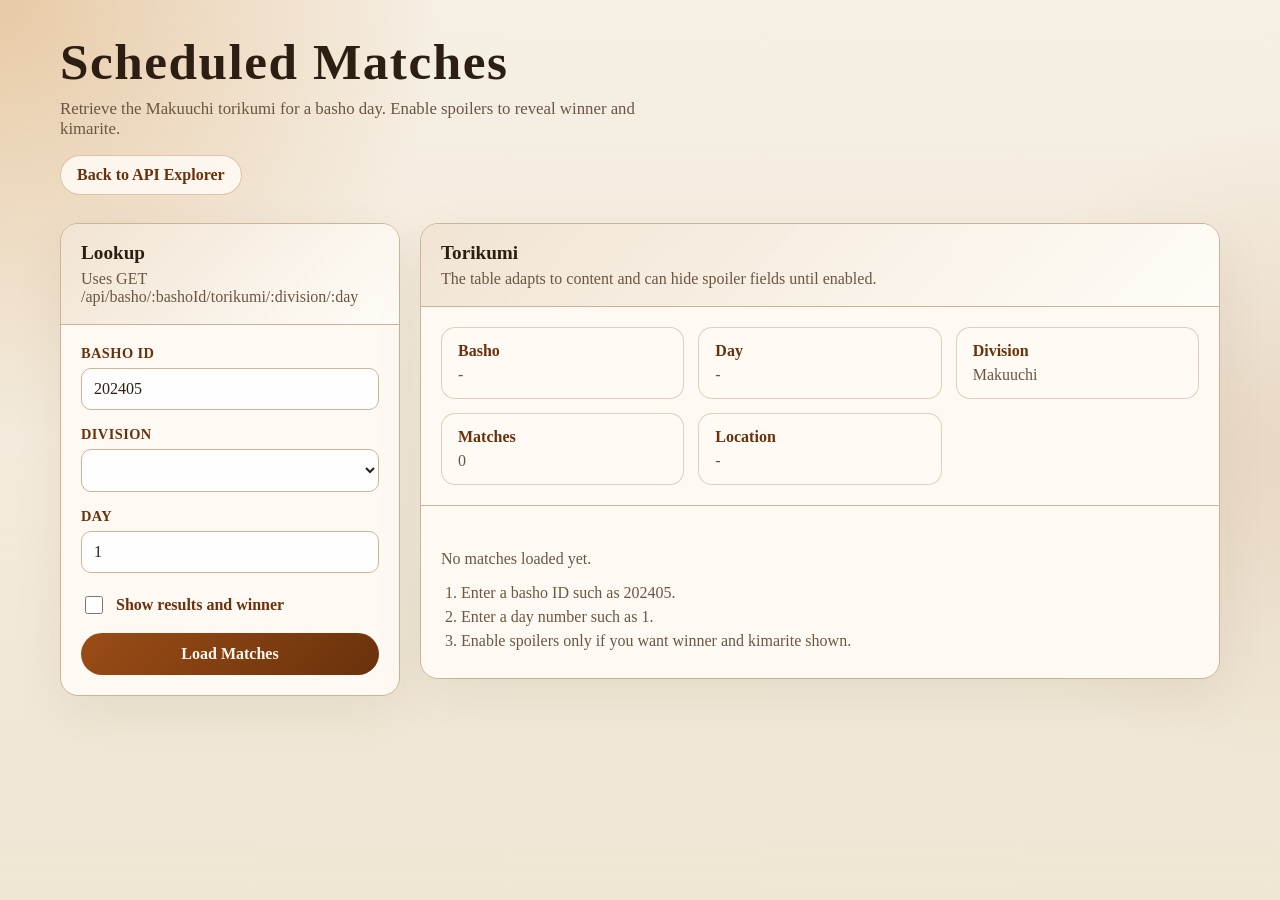
<file: banzuke/index.html>
<!doctype html>
<html lang="en">
<head>
    <meta charset="utf-8">
    <meta name="viewport" content="width=device-width, initial-scale=1">
    <title>Scheduled Matches</title>
    <link rel="stylesheet" href="styles.css">
</head>
<body>
    <main>
        <section class="hero">
            <h1>Scheduled Matches</h1>
            <p class="subtitle">Retrieve the Makuuchi torikumi for a basho day. Enable spoilers to reveal winner and kimarite.</p>
            <div class="top-nav">
                <a href="sumo_api_explorer.html">Back to API Explorer</a>
            </div>
        </section>

        <div class="layout">
            <aside class="panel">
                <div class="panel-header">
                    <h2>Lookup</h2>
                    <p>Uses GET /api/basho/:bashoId/torikumi/:division/:day</p>
                </div>
                <div class="panel-body">
                    <form id="matches-form">
                        <div class="field-row">
                            <label for="basho_id">Basho ID</label>
                            <input id="basho_id" name="basho_id" value="202405" placeholder="Example: 202405">
                        </div>
                        <div class="field-row">
                            <label for="division">Division</label>
                            <select id="division", name="division", value="makuuchi", plaeholder="Makuuchi">
                                <option value="makuuchi">Makuuchi</option>
                                <option value="juryo">Juryo</option>
                                <option value="makushita">Makushita</option>
                                <option value="sandanme">Sandanme</option>
                                <option value="jonidan">Jonidan</option>
                                <option value="jonokuchi">Jonokuchi</option>
                            </select    >
                        </div>
                        <div class="field-row">
                            <label for="day">Day</label>
                            <input id="day" name="day" value="1" placeholder="Example: 1">
                        </div>
                        <div class="checkbox-row">
                            <input id="spoiler" name="spoiler" type="checkbox">
                            <label for="spoiler">Show results and winner</label>
                        </div>
                        <button type="submit">Load Matches</button>
                    </form>
                </div>
            </aside>

            <section class="panel">
                <div class="panel-header">
                    <h2>Torikumi</h2>
                    <p>The table adapts to content and can hide spoiler fields until enabled.</p>
                </div>

                <div class="meta-grid">
                    <div class="meta-card">
                        <strong>Basho</strong>
                        <span id="meta-basho">-</span>
                    </div>
                    <div class="meta-card">
                        <strong>Day</strong>
                        <span id="meta-day">-</span>
                    </div>
                    <div class="meta-card">
                        <strong>Division</strong>
                        <span id="meta-division">Makuuchi</span>
                    </div>
                    <div class="meta-card">
                        <strong>Matches</strong>
                        <span id="meta-count">0</span>
                    </div>
                    <div class="meta-card">
                        <strong>Location</strong>
                        <span id="meta-location">-</span>
                    </div>
                </div>

                <div id="error-message" class="error hidden"></div>
                <div id="warning-message" class="warning hidden"></div>

                <div id="table-shell" class="table-shell hidden"></div>
                <div id="empty-state" class="empty-state">
                    <p>No matches loaded yet.</p>
                    <ol class="hint-list">
                        <li>Enter a basho ID such as 202405.</li>
                        <li>Enter a day number such as 1.</li>
                        <li>Enable spoilers only if you want winner and kimarite shown.</li>
                    </ol>
                </div>
            </section>
        </div>
    </main>

    <script src="scheduled-matches.js"></script>
    <script>
        if (!window.SUMO_MATCHES_BOOTED) {
            var errorElement = document.getElementById("error-message");
            var emptyState = document.getElementById("empty-state");
            if (errorElement) {
                errorElement.textContent = "The scheduled-matches.js file did not load. On Neocities this is usually a missing upload or filename case mismatch.";
                errorElement.classList.remove("hidden");
            }
            if (emptyState) {
                emptyState.textContent = "Upload scheduled-matches.js and reload this page.";
            }
        }
    </script>
</body>
</html>
</file>
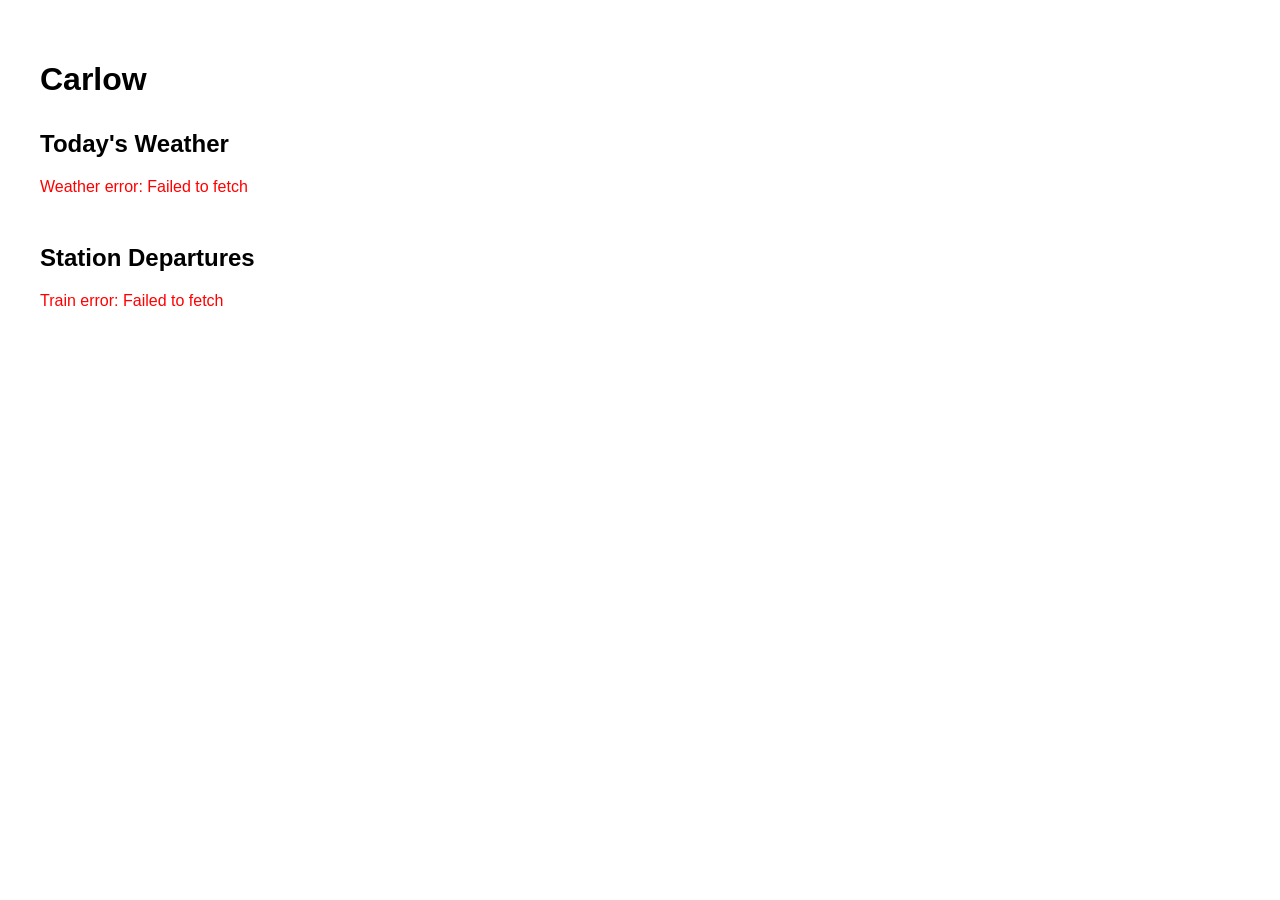
<file: carlow/index.html>
<!DOCTYPE html>
<html lang="en">
<head>
  <meta charset="UTF-8" />
  <title>Carlow</title>
  <style>
    body { font-family: sans-serif; padding: 2rem; }
    h2 { margin-top: 2rem; }
    table { border-collapse: collapse; width: 100%; }
    th, td { border: 1px solid #ccc; padding: 0.5rem 1rem; text-align: left; }
    th { background: #f0f0f0; }
    .error { color: red; }
  </style>
</head>
<body>
  <h1>Carlow</h1>

  <h2>Today's Weather</h2>
  <p class="error" id="weather-error"></p>
  <table id="weather-table">
    <thead></thead>
    <tbody></tbody>
  </table>

  <h2>Station Departures</h2>
  <p class="error" id="train-error"></p>
  <table id="train-table">
    <thead></thead>
    <tbody></tbody>
  </table>

  <script>
    const WEATHER_API_URL = "https://www.met.ie/Open_Data/xml/county_forecast.xml";
    const TRAIN_API_URL   = "http://api.irishrail.ie/realtime/realtime.asmx/getStationDataByCodeXML_WithNumMins?StationCode=CRLOW&NumMins=120";

    async function fetchWeather() {
      const response = await fetch(WEATHER_API_URL);
      if (!response.ok) throw new Error(`${response.status} ${response.statusText}`);

      const xml = new DOMParser().parseFromString(await response.text(), "text/xml");

      const county = [...xml.getElementsByTagName("county")].find(c =>
        c.getElementsByTagName("name")[0]?.textContent?.trim().toUpperCase() === "CARLOW"
      );
      if (!county) throw new Error("Carlow not found in weather data.");

      const today = new Date().toISOString().slice(0, 10);
      const todayNode = [...county.getElementsByTagName("day")].find(d =>
        (d.getElementsByTagName("date")[0]?.textContent ?? "").startsWith(today)
      );
      if (!todayNode) throw new Error("No forecast found for today.");

      const fields = {
        min_temp:      "Min Temp (°C)",
        max_temp:      "Max Temp (°C)",
        weather:       "Conditions",
        wind_speed:    "Wind Speed (km/h)",
        wind_dir:      "Wind Direction",
        rainfall_6_18: "Rainfall 6am–6pm (mm)",
        rainfall_18_6: "Rainfall 6pm–6am (mm)",
      };

      document.querySelector("#weather-table thead").innerHTML = `<tr><th>Field</th><th>Value</th></tr>`;
      document.querySelector("#weather-table tbody").innerHTML = Object.entries(fields).map(([key, label]) => {
        const value = todayNode.getElementsByTagName(key)[0]?.textContent?.trim() ?? "";
        return `<tr><td>${label}</td><td>${value}</td></tr>`;
      }).join("");
    }

    async function fetchTrains() {
      const response = await fetch(TRAIN_API_URL);
      if (!response.ok) throw new Error(`${response.status} ${response.statusText}`);

      const xml = new DOMParser().parseFromString(await response.text(), "text/xml");
      const trains = [...xml.getElementsByTagName("objStationData")];

      if (trains.length === 0) {
        document.getElementById("train-error").textContent = "No trains in the next 120 minutes.";
        return;
      }

      const fields = {
        Destination:     "Destination",
        Exparrival:      "Carlow Arrival",
        Destinationtime: "Destination Arrival",
        Status:          "Status",
        Duein:           "Due In (mins)",
        Late:            "Late (mins)",
      };

      document.querySelector("#train-table thead").innerHTML =
        `<tr>${Object.values(fields).map(l => `<th>${l}</th>`).join("")}</tr>`;
      document.querySelector("#train-table tbody").innerHTML = trains.map(train =>
        `<tr>${Object.keys(fields).map(f => `<td>${train.getElementsByTagName(f)[0]?.textContent ?? ""}</td>`).join("")}</tr>`
      ).join("");
    }

    fetchWeather().catch(err => {
      document.getElementById("weather-error").textContent = `Weather error: ${err.message}`;
    });
    fetchTrains().catch(err => {
      document.getElementById("train-error").textContent = `Train error: ${err.message}`;
    });
  </script>
</body>
</html>
</file>
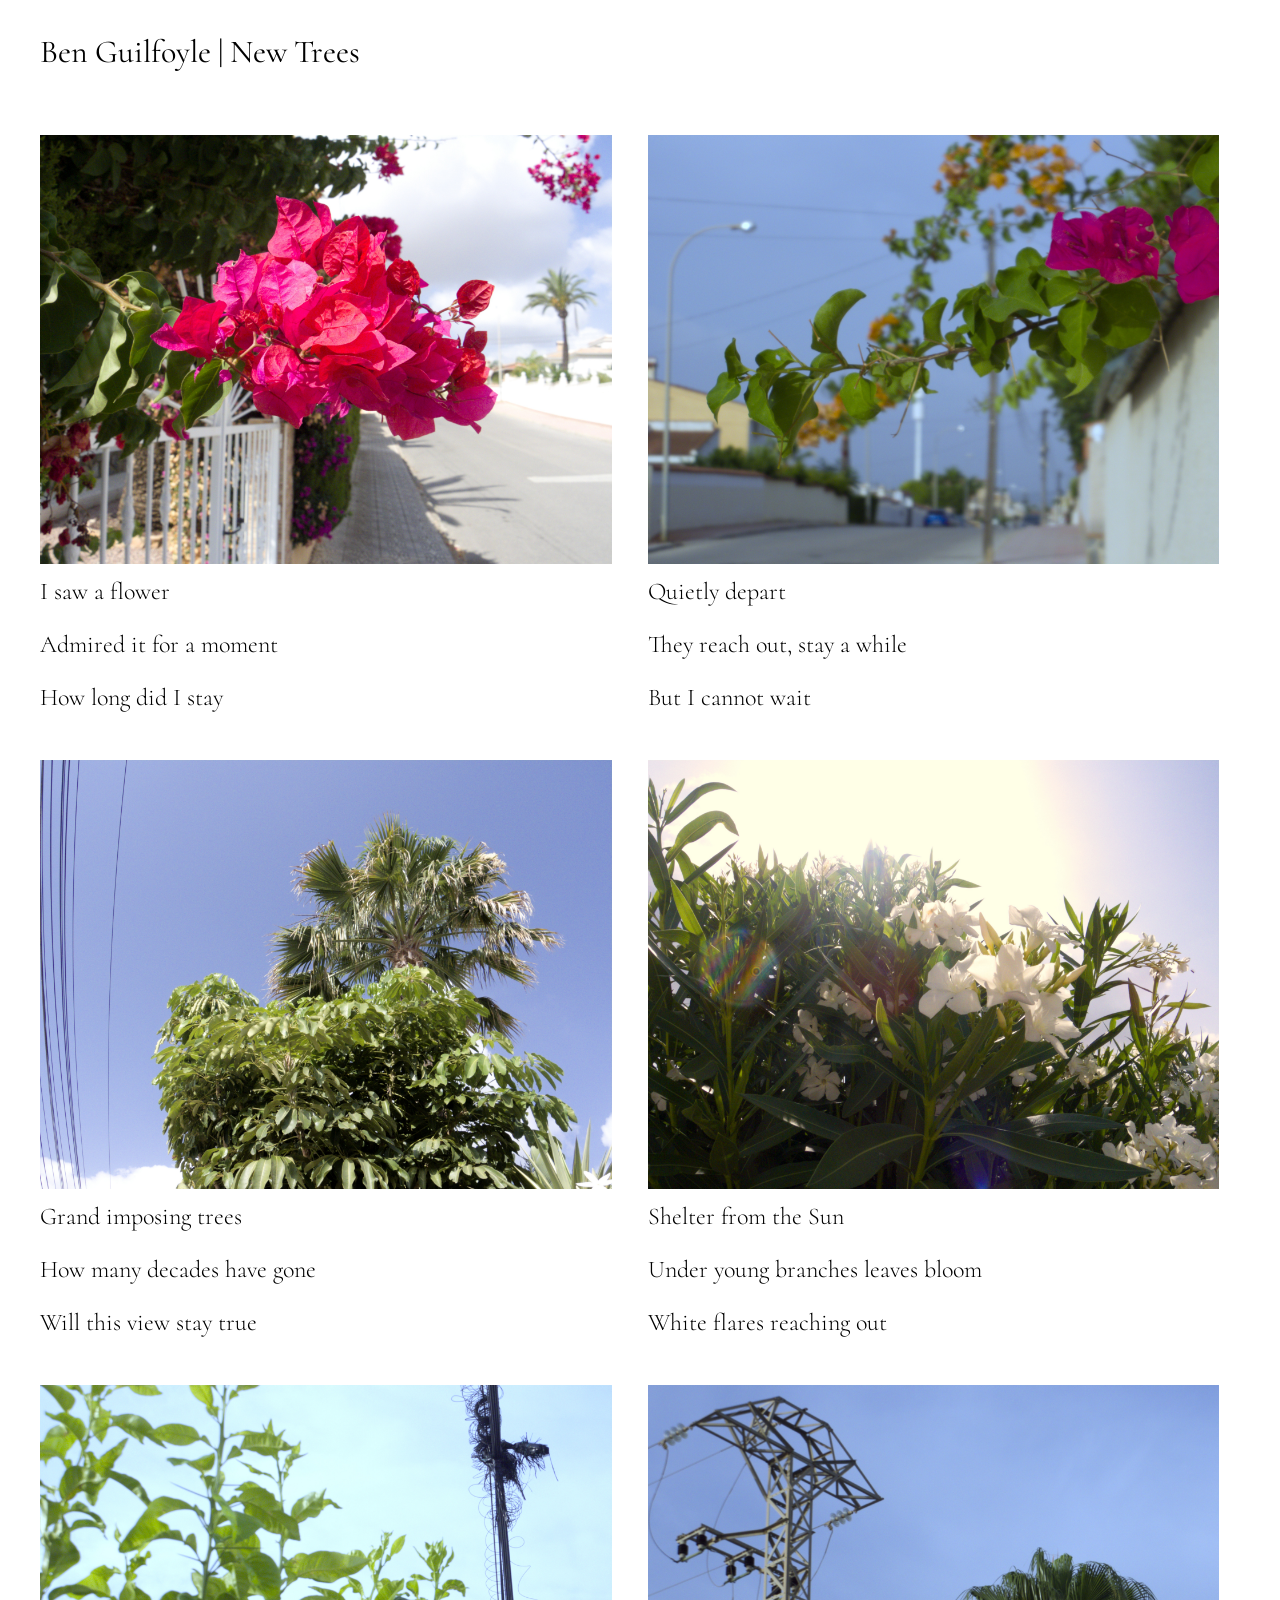
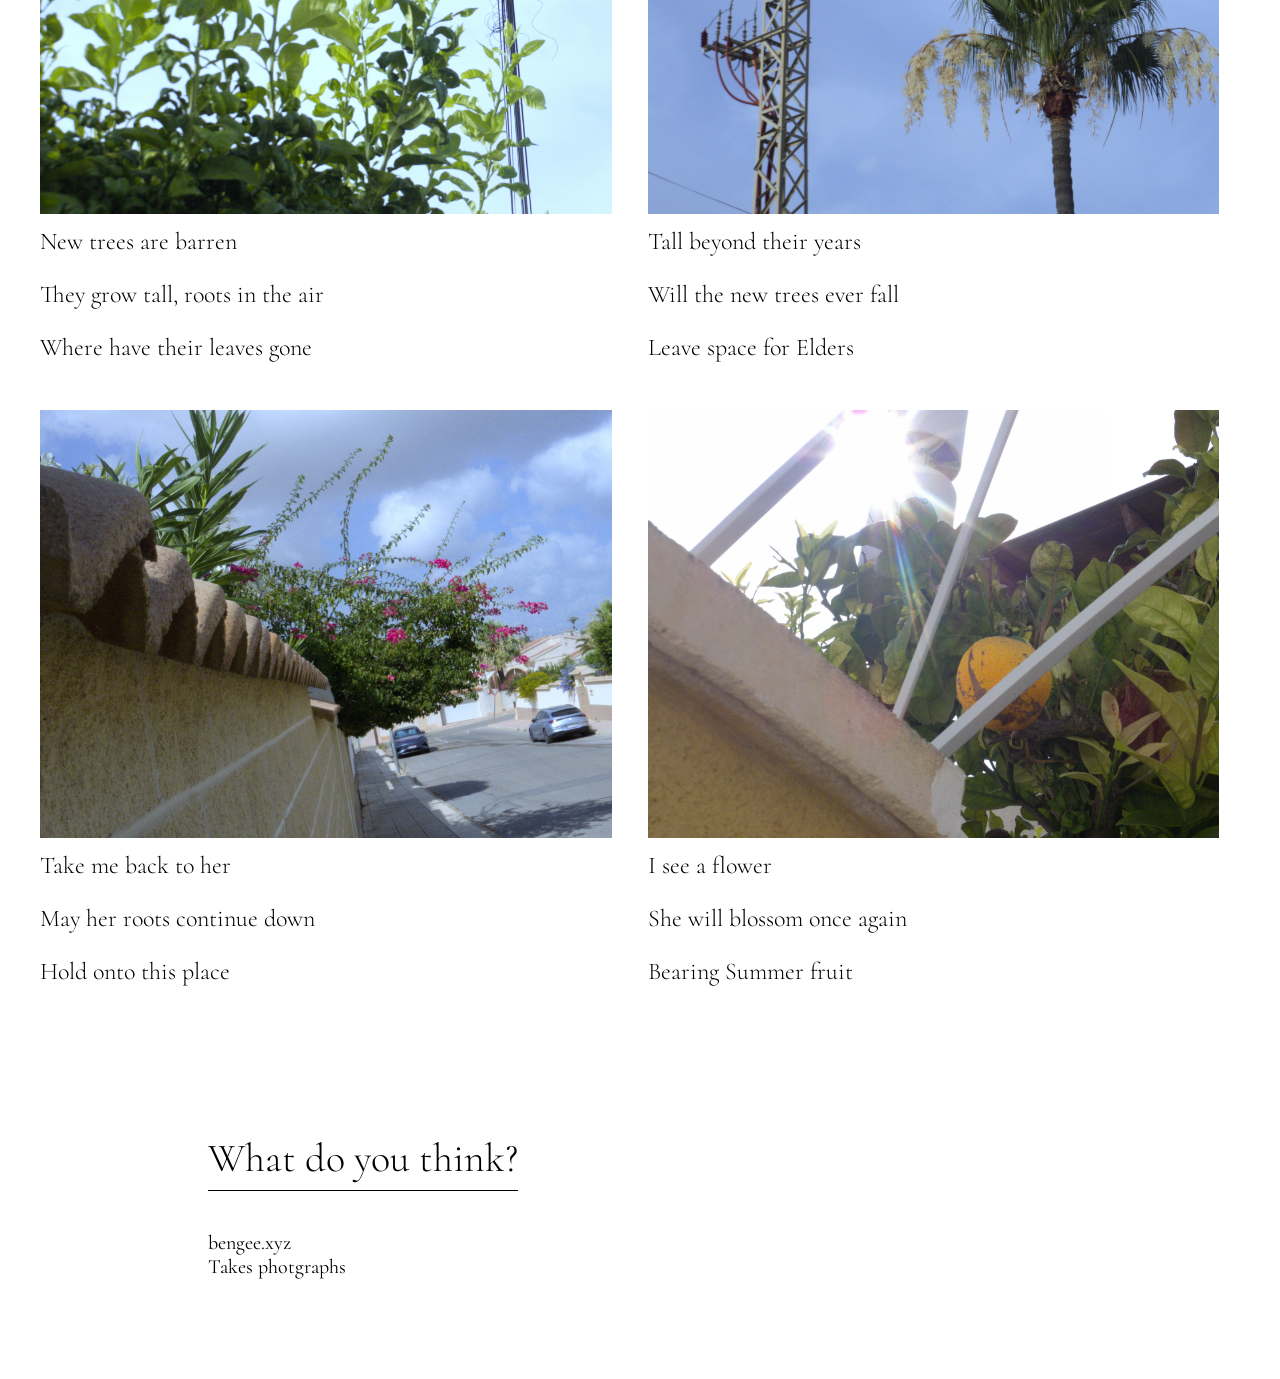
<file: new-trees/index.html>
<!DOCTYPE html>
<html lang="en">
<head>
    <meta charset="UTF-8">
    <meta name="viewport" content="width=device-width, initial-scale=1.0">
    <title>Artist Portfolio Project</title>
    <link href="index.css" rel="stylesheet">
    <link rel="preconnect" href="https://fonts.googleapis.com">
    <link rel="preconnect" href="https://fonts.gstatic.com" crossorigin>
    <link href="https://fonts.googleapis.com/css2?family=Cormorant:wght@300&family=Inter:wght@100;400&display=swap" rel="stylesheet">
</head>
<body>
    <header class="navbar"> 
        <h1>Ben Guilfoyle | New Trees</h1>
    </header>
<section class="gallery">
    <div class="card">
        <img src="alicante flowers/pink iris.jpg">
        <h2>I saw a flower</h2><br>
		<h2>Admired it for a moment</h2><br>
		<h2>How long did I stay</h2><br>
    </div>
    <div class="card">
        <img src="alicante flowers/reaching out.jpg">
        <h2>Quietly depart</h2><br>
		<h2>They reach out, stay a while</h2><br>
		<h2>But I cannot wait</h2>
    </div>
	
    <div class="card">
        <img src="alicante flowers/big tree cables.jpg">
        <h2>Grand imposing trees</h2><br>
		<h2>How many decades have gone</h2><br>
		<h2>Will this view stay true</h2><br>
	</div>
    <div class="card">
        <img src="alicante flowers/white flare.jpg">
        <h2>Shelter from the Sun</h2><br>
		<h2>Under young branches leaves bloom</h2><br>
		<h2>White flares reaching out</h2><br>
    </div>

    
    <div class="card">
        <img src="alicante flowers/new trees 2.jpg">
        <h2>New trees are barren</h2><br>
		<h2>They grow tall, roots in the air</h2><br>
		<h2>Where have their leaves gone</h2><br>
    </div>
    <div class="card">
        <img src="alicante flowers/new trees.jpg">
        <h2>Tall beyond their years</h2><br>
		<h2>Will the new trees ever fall</h2><br>
		<h2>Leave space for Elders</h2><br>
    </div>

	
    <div class="card">
        <img src="alicante flowers/iris street.jpg">
        <h2>Take me back to her</h2><br>
		<h2>May her roots continue down</h2><br>
		<h2>Hold onto this place</h2><br>
    </div>
    <div class="card">
        <img src="alicante flowers/lemon flare.jpg">
        <h2>I see a flower</h2><br>
		<h2>She will blossom once again</h2><br>
		<h2>Bearing Summer fruit</h2><br>
    </div>
	
</section>

<section class="about"> 

    <h3 class="cta">What do you think?</h3>

    <div class="contact">
        <p>bengee.xyz</p>
		<p>Takes photgraphs<p>
    </div>
</section>
</body>
</html>
</file>
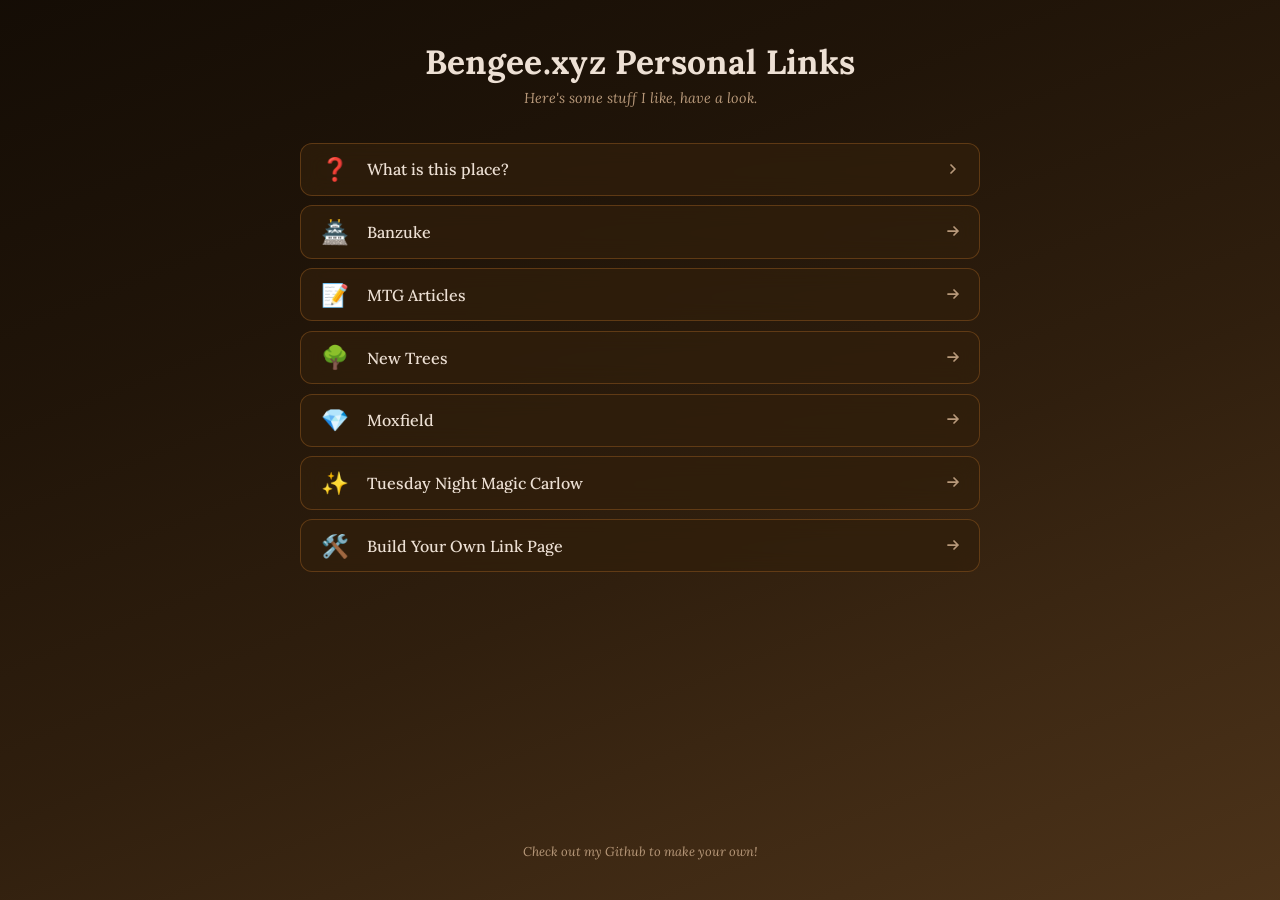
<file: links/links.html>
<!DOCTYPE html>
<html lang="en">
<head>
  <meta charset="UTF-8" />
  <meta name="viewport" content="width=device-width, initial-scale=1.0" />

  <!-- Page title is set dynamically by populate-links.js from link_lookup.json -->
  <title>My Links</title>

  <!-- Lora serif font from Google Fonts -->
  <link rel="preconnect" href="https://fonts.googleapis.com" />
  <link rel="preconnect" href="https://fonts.gstatic.com" crossorigin />
  <link href="https://fonts.googleapis.com/css2?family=Lora:wght@400;500;600;700&display=swap" rel="stylesheet" />

  <!--
    main.css: layout, typography, and component styles.
    Color variables and background gradients are injected at runtime by
    populate-links.js as a <style id="dynamic-theme"> element, so no
    separate theme stylesheet is needed here.
  -->
  <link rel="stylesheet" href="../styles/link_style/main.css" />
</head>
<body>

  <!-- Page header — text is populated from link_lookup.json; hidden if empty -->
  <header>
    <h1 id="page-title"></h1>
    <p id="page-subtitle"></p>
  </header>

  <!-- Link cards are rendered here by populate-links.js -->
  <main id="link-list" aria-label="Link list">
    <p style="color: var(--text-secondary); text-align: center;">Loading&hellip;</p>
  </main>

  <!-- Footer text is populated from link_lookup.json; hidden if empty -->
  <footer id="page-footer"></footer>

  <!--
    populate-links.js reads the ?type= URL parameter, loads the matching
    entry from links/link_lookup.json, then fetches and renders the links.
  -->
  <script src="../scripts/link_scripts/populate-links.js"></script>

</body>
</html>
</file>
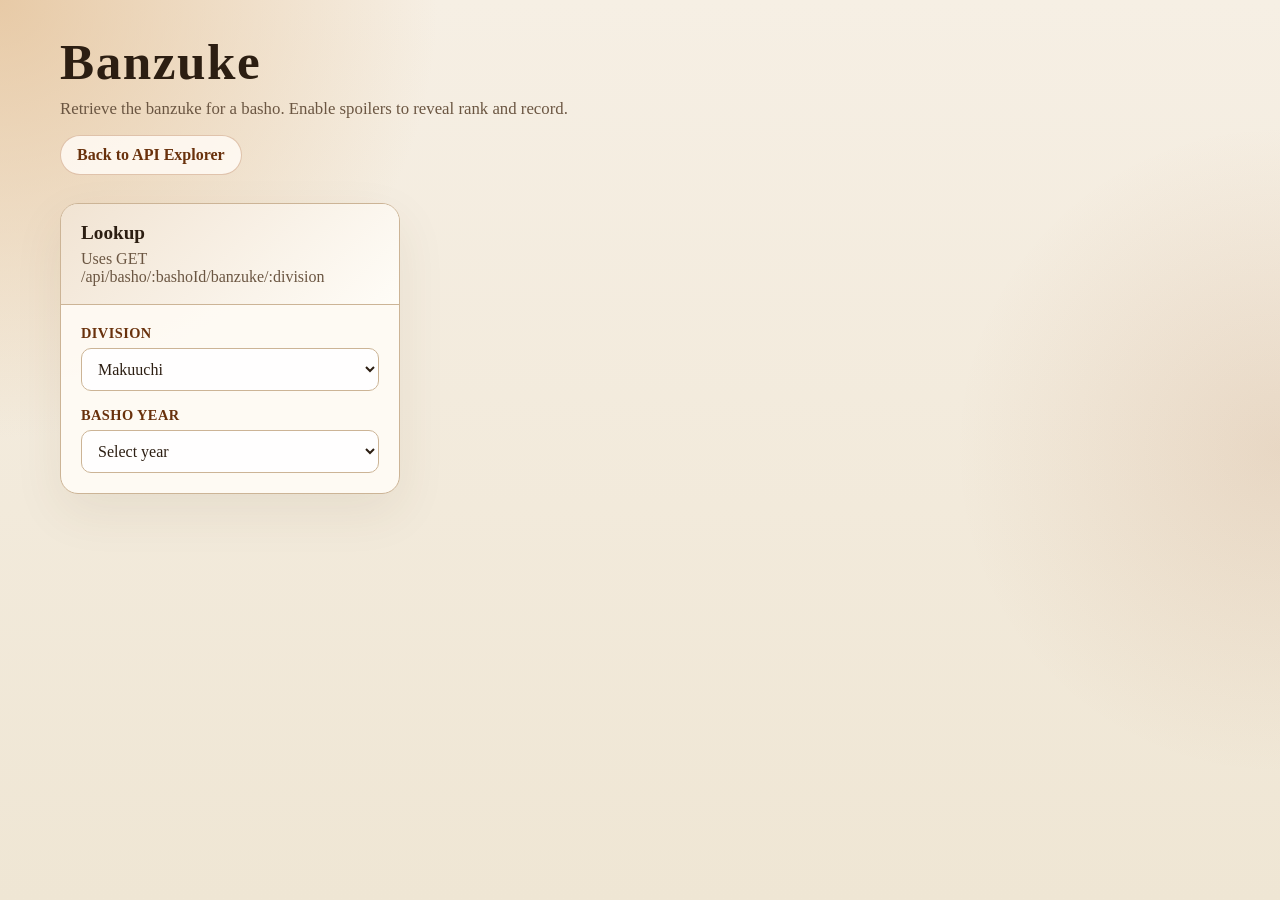
<file: sumo/banzuke.html>
<!doctype html>
<html lang="en">
<head>
    <meta charset="utf-8">
    <meta name="viewport" content="width=device-width, initial-scale=1">
    <title>Banzuke</title>
    <link rel="stylesheet" href="styles.css">
</head>
<!--
GET /api/basho/:bashoId/banzuke/:division

Using the current nearest odd numbered month to return the banzuke of a given division. If the bashoId is not provided, it will default to the current nearest odd numbered month. The division can be one of the following: makuuchi, juryo, makushita, sandanme, jonidan, jonokuchi.
-->

<body>
    <main>
        <section class="hero">
            <h1>Banzuke</h1>
            <p class="subtitle">Retrieve the banzuke for a basho. Enable spoilers to reveal rank and record.</p>
            <div class="top-nav">
                <a href="sumo_api_explorer.html">Back to API Explorer</a>
            </div>
        </section>

        <div class="layout">
            <aside class="panel">
                <div class="panel-header">
                    <h2>Lookup</h2>
                    <p>Uses GET /api/basho/:bashoId/banzuke/:division</p>
                </div>
                <div class="panel-body">
                    <form id="banzuke-form">
                        <div class="field-row">
                            <label for="division">Division</label>
                            <select id="division" name="division" value="makuuchi" placeholder="Example: makuuchi">
                                <option value="makuuchi">Makuuchi</option>
                                <option value="juryo">Juryo</option>
                                <option value="makushita">Makushita</option>
                                <option value="sandanme">Sandanme</option>
                                <option value="jonidan">Jonidan</option>
                                <option value="jonokuchi">Jonokuchi</option>
                            </select>
                        </div>
                        <div class="field-row">
                            <label for="basho_year">Basho Year</label>
                            <select id="basho_year" name="basho_year">
                                <option value="">Select year</option>
                                <script>
                                    const startYear = 1958;
                                    const currentYear = new Date().getFullYear();
                                    const select = document.getElementById('basho_year');
                                    for (let y = currentYear; y >= startYear; y--) {
                                        const opt = document.createElement('option');
                                        opt.value = y;
                                        opt.textContent = y;
                                        select.appendChild(opt);
                                    }
                                </script>
                            </select>
                        </div>
                    </form>
                </div>
            </aside>
        </div>
    </main>
</body>
</file>
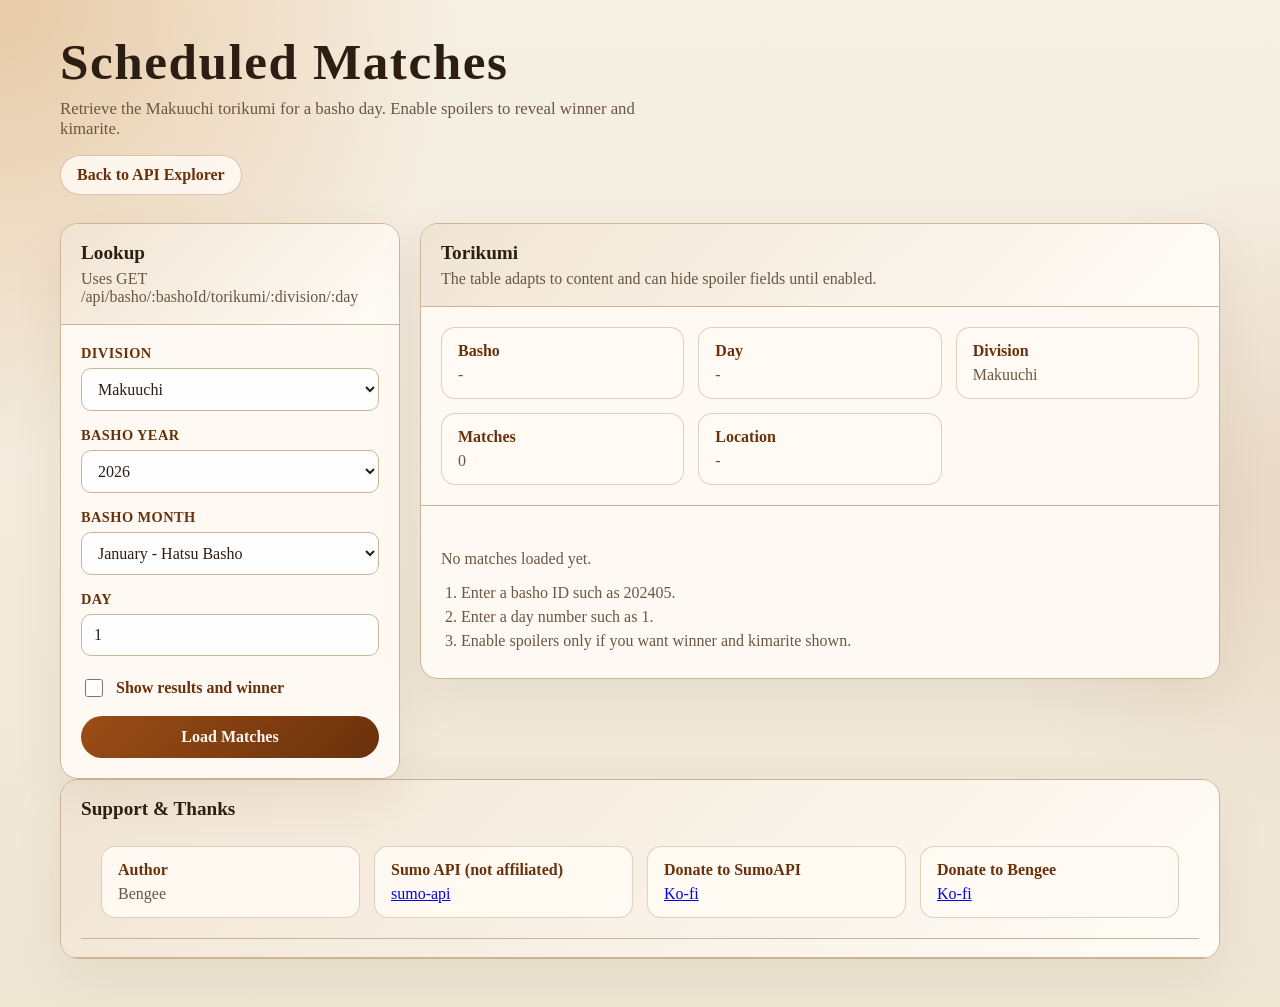
<file: sumo/scheduled-matches.html>
<!doctype html>
<html lang="en">
<head>
    <meta charset="utf-8">
    <meta name="viewport" content="width=device-width, initial-scale=1">
    <title>Scheduled Matches</title>
    <link rel="stylesheet" href="styles.css">
</head>
<body>
    <main>
        <section class="hero">
            <h1>Scheduled Matches</h1>
            <p class="subtitle">Retrieve the Makuuchi torikumi for a basho day. Enable spoilers to reveal winner and kimarite.</p>
            <div class="top-nav">
                <a href="sumo_api_explorer.html">Back to API Explorer</a>
            </div>
        </section>

        <div class="layout">
            <aside class="panel">
                <div class="panel-header">
                    <h2>Lookup</h2>
                    <p>Uses GET /api/basho/:bashoId/torikumi/:division/:day</p>
                </div>
                <div class="panel-body">
                    <form id="matches-form">
                    
                                                <div class="field-row">
                            <label for="division">Division</label>
                            <select id="division" name="division" value="makuuchi" placeholder="Makuuchi">
                                <option value="makuuchi">Makuuchi</option>
                                <option value="juryo">Juryo</option>
                                <option value="makushita">Makushita</option>
                                <option value="sandanme">Sandanme</option>
                                <option value="jonidan">Jonidan</option>
                                <option value="jonokuchi">Jonokuchi</option>
                            </select>
                        </div>
                        
                        <div class="field-row">
                            <label for="basho_year">Basho Year</label>
                            <select id="basho_year" name="basho_year">
                                <option value="">Select year</option>
                                <script>
                                    const startYear = 1958;
                                    const currentYear = new Date().getFullYear();
                                    const select = document.getElementById('basho_year');
                                    for (let y = currentYear; y >= startYear; y--) {
                                        const opt = document.createElement('option');
                                        opt.value = y;
                                        opt.textContent = y;
                                        select.appendChild(opt);
                                    }
                                </script>
                            </select>
                        </div>
                        <div class="field-row">
                            <label for="basho_month">Basho Month</label>
                            <select id="basho_month" name="basho_month" value="1" placeholder="Example: 1">
                                <option value="01">January - Hatsu Basho</option>
                                <option value="03">March - Haru Basho</option>
                                <option value="05">May - Natsu Basho</option>
                                <option value="07">July - Nagoya Basho</option>
                                <option value="09">September - Aki Basho</option>
                                <option value="11">November - Kyushu Basho</option>
                            </select>
                        </div>
                        <div class="field-row">
                            <label for="day">Day</label>
                            <input id="day" name="day" value="1" placeholder="Example: 1">
                        </div>

                        <div class="checkbox-row">
                            <input id="spoiler" name="spoiler" type="checkbox">
                            <label for="spoiler">Show results and winner</label>
                        </div>
                        <button type="submit">Load Matches</button>
                    </form>
                </div>
            </aside>

            <section class="panel">
                <div class="panel-header">
                    <h2>Torikumi</h2>
                    <p>The table adapts to content and can hide spoiler fields until enabled.</p>
                </div>

                <div class="meta-grid">
                    <div class="meta-card">
                        <strong>Basho</strong>
                        <span id="meta-basho">-</span>
                    </div>
                    <div class="meta-card">
                        <strong>Day</strong>
                        <span id="meta-day">-</span>
                    </div>
                    <div class="meta-card">
                        <strong>Division</strong>
                        <span id="meta-division">Makuuchi</span>
                    </div>
                    <div class="meta-card">
                        <strong>Matches</strong>
                        <span id="meta-count">0</span>
                    </div>
                    <div class="meta-card">
                        <strong>Location</strong>
                        <span id="meta-location">-</span>
                    </div>
                </div>

                <div id="error-message" class="error hidden"></div>
                <div id="warning-message" class="warning hidden"></div>

                <div id="table-shell" class="table-shell hidden"></div>
                <div id="empty-state" class="empty-state">
                    <p>No matches loaded yet.</p>
                    <ol class="hint-list">
                        <li>Enter a basho ID such as 202405.</li>
                        <li>Enter a day number such as 1.</li>
                        <li>Enable spoilers only if you want winner and kimarite shown.</li>
                    </ol>
                </div>
            </section>
        </div>
        <section class="panel">
            <div class="panel-header">
                <h2>Support & Thanks</h2>
                <div class="meta-grid">
                        <div class="meta-card">
                            <strong>Author</strong>
                            <span id="meta-basho">Bengee</span>
                        </div>
                        <div class="meta-card">
                            <strong>Sumo API (not affiliated)</strong>
                            <span id="meta-day"><a href="https://www.sumo-api.com/api-guide">sumo-api</a></span>
                        </div>
                        <div class="meta-card">
                            <strong>Donate to SumoAPI</strong>
                            <span id="meta-division"><a href="https://ko-fi.com/sumoapi">Ko-fi</a></span>
                        </div>
                        <div class="meta-card">
                            <strong>Donate to Bengee</strong>
                            <span id="meta-division"><a href="https://ko-fi.com/bengee">Ko-fi</a></span>
                        </div>
                    </div>
            </div>
        </section>
    </main>

    <script src="scheduled-matches.js"></script>
    <script>
        if (!window.SUMO_MATCHES_BOOTED) {
            var errorElement = document.getElementById("error-message");
            var emptyState = document.getElementById("empty-state");
            if (errorElement) {
                errorElement.textContent = "The scheduled-matches.js file did not load. On Neocities this is usually a missing upload or filename case mismatch.";
                errorElement.classList.remove("hidden");
            }
            if (emptyState) {
                emptyState.textContent = "Upload scheduled-matches.js and reload this page.";
            }
        }
    </script>
</body>
</html>
</file>
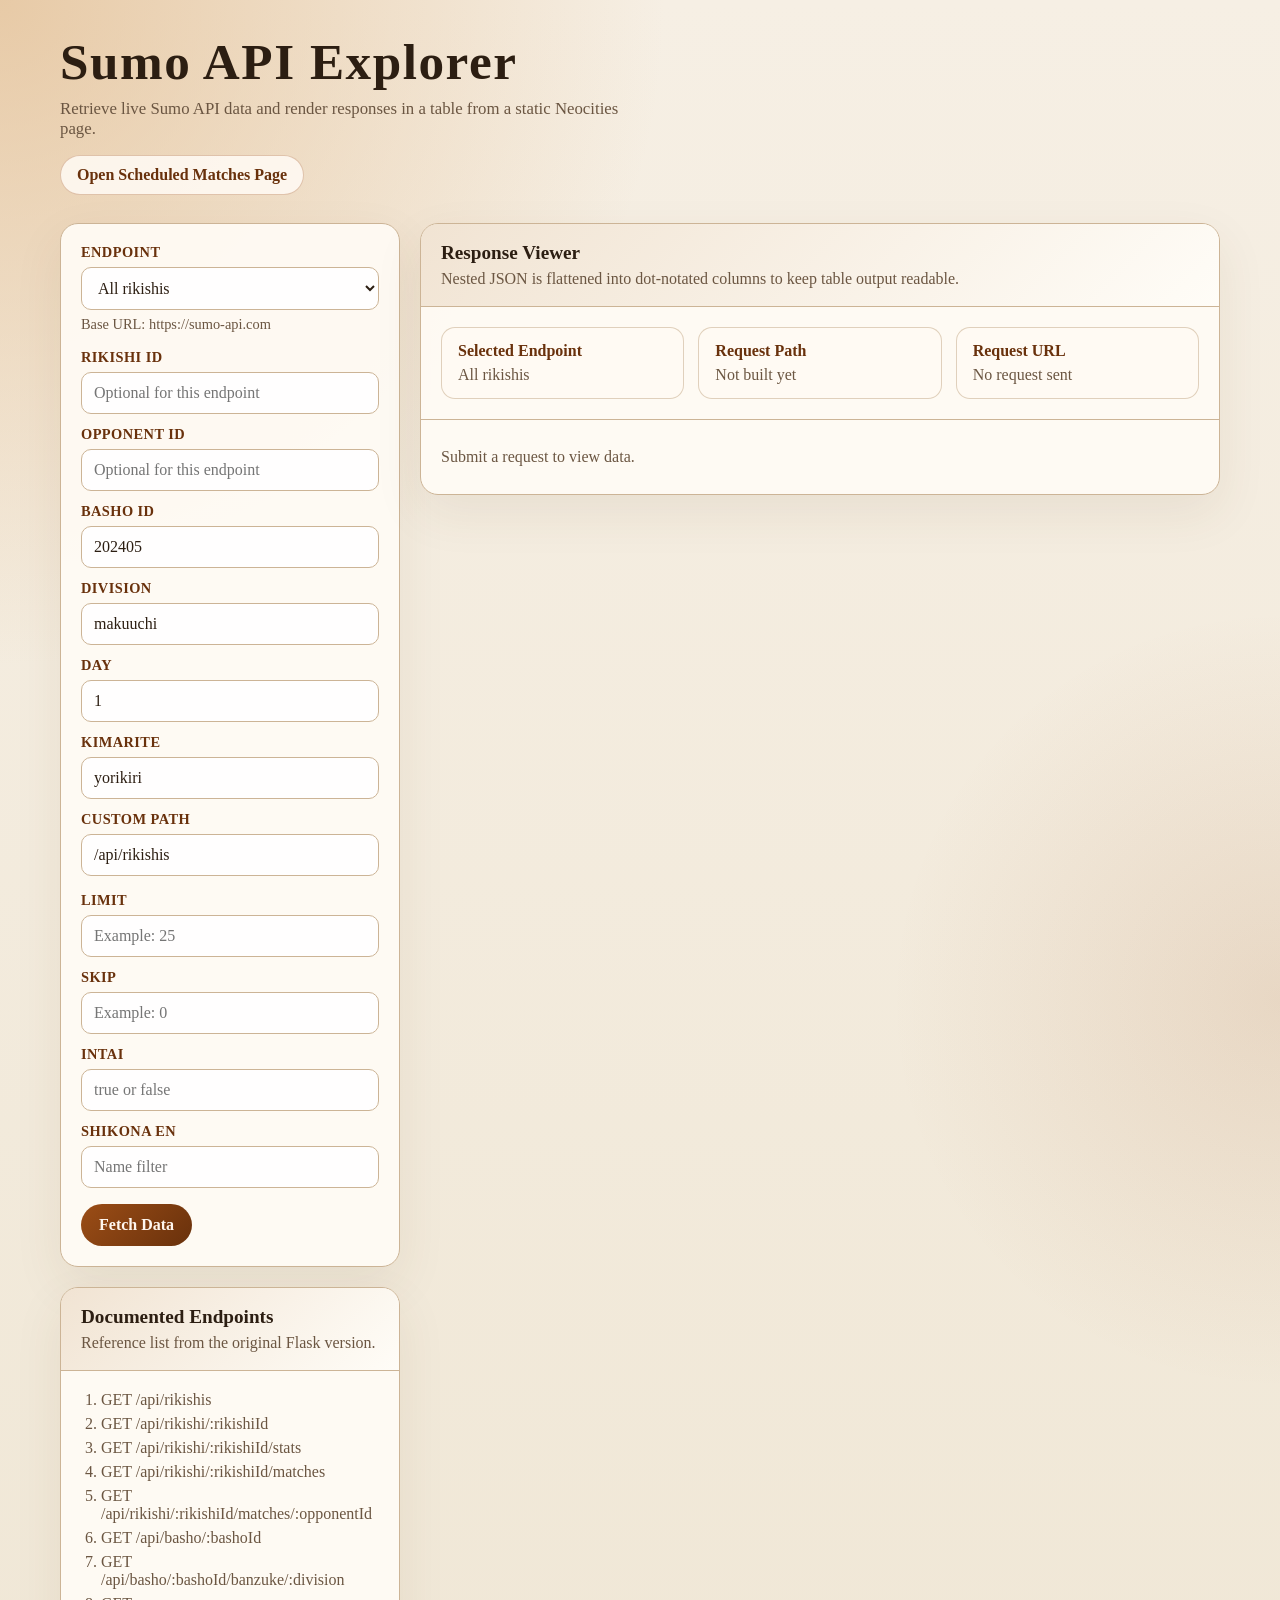
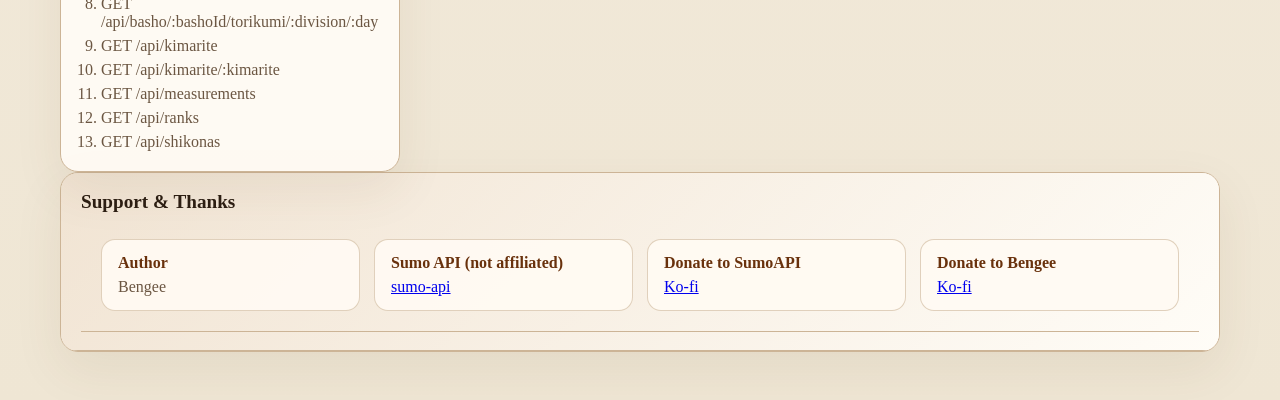
<file: sumo/sumo_api_explorer.html>
<!doctype html>
<html lang="en">
<head>
    <meta charset="utf-8">
    <meta name="viewport" content="width=device-width, initial-scale=1">
    <title>Sumo API Explorer</title>
    <link rel="stylesheet" href="styles.css">
</head>
<body>
    <main>
        <section class="hero">
            <h1>Sumo API Explorer</h1>
            <p class="subtitle">Retrieve live Sumo API data and render responses in a table from a static Neocities page.</p>
            <div class="hero-nav">
                <a href="scheduled-matches.html">Open Scheduled Matches Page</a>
            </div>
        </section>

        <div class="layout">
            <aside class="stack">
                <section class="panel config-panel">
                    <form id="explorer-form">
                        <div class="field-row">
                            <label for="endpoint">Endpoint</label>
                            <select id="endpoint" name="endpoint"></select>
                            <p class="hint">Base URL: <span id="api-base-url"></span></p>
                        </div>

                        <div id="path-fields" class="field-grid"></div>

                        <div class="field-grid">
                            <div class="field-row">
                                <label for="limit">Limit</label>
                                <input id="limit" name="limit" placeholder="Example: 25">
                            </div>
                            <div class="field-row">
                                <label for="skip">Skip</label>
                                <input id="skip" name="skip" placeholder="Example: 0">
                            </div>
                            <div class="field-row">
                                <label for="intai">Intai</label>
                                <input id="intai" name="intai" placeholder="true or false">
                            </div>
                            <div class="field-row">
                                <label for="shikonaEn">Shikona EN</label>
                                <input id="shikonaEn" name="shikonaEn" placeholder="Name filter">
                            </div>
                        </div>

                        <div class="button-row">
                            <button type="submit">Fetch Data</button>
                        </div>
                    </form>
                </section>

                <section class="panel">
                    <div class="panel-header">
                        <h2>Documented Endpoints</h2>
                        <p>Reference list from the original Flask version.</p>
                    </div>
                    <div class="config-panel">
                        <ol class="endpoint-list">
                            <li>GET /api/rikishis</li>
                            <li>GET /api/rikishi/:rikishiId</li>
                            <li>GET /api/rikishi/:rikishiId/stats</li>
                            <li>GET /api/rikishi/:rikishiId/matches</li>
                            <li>GET /api/rikishi/:rikishiId/matches/:opponentId</li>
                            <li>GET /api/basho/:bashoId</li>
                            <li>GET /api/basho/:bashoId/banzuke/:division</li>
                            <li>GET /api/basho/:bashoId/torikumi/:division/:day</li>
                            <li>GET /api/kimarite</li>
                            <li>GET /api/kimarite/:kimarite</li>
                            <li>GET /api/measurements</li>
                            <li>GET /api/ranks</li>
                            <li>GET /api/shikonas</li>
                        </ol>
                    </div>
                </section>
            </aside>

            <section class="panel">
                <div class="panel-header">
                    <h2>Response Viewer</h2>
                    <p>Nested JSON is flattened into dot-notated columns to keep table output readable.</p>
                </div>

                <div class="meta-grid">
                    <div class="meta-card">
                        <strong>Selected Endpoint</strong>
                        <span id="meta-endpoint">-</span>
                    </div>
                    <div class="meta-card">
                        <strong>Request Path</strong>
                        <span id="meta-path">Not built yet</span>
                    </div>
                    <div class="meta-card">
                        <strong>Request URL</strong>
                        <span id="meta-url">No request sent</span>
                    </div>
                </div>

                <div id="error-message" class="error hidden"></div>
                <div id="warning-message" class="warning hidden"></div>

                <div id="table-shell" class="table-shell hidden"></div>
                <div id="empty-state" class="empty-state">Submit a request to view data.</div>

                <div id="json-shell" class="json-shell hidden">
                    <h3>Raw JSON</h3>
                    <pre id="raw-json"></pre>
                </div>
            </section>
        </div>
        <section class="panel">
                <div class="panel-header">
                    <h2>Support & Thanks</h2>
                    <div class="meta-grid">
                            <div class="meta-card">
                                <strong>Author</strong>
                                <span id="meta-basho">Bengee</span>
                            </div>
                            <div class="meta-card">
                                <strong>Sumo API (not affiliated)</strong>
                                <span id="meta-day"><a href="https://www.sumo-api.com/api-guide">sumo-api</a></span>
                            </div>
                            <div class="meta-card">
                                <strong>Donate to SumoAPI</strong>
                                <span id="meta-division"><a href="https://ko-fi.com/sumoapi">Ko-fi</a></span>
                            </div>
                            <div class="meta-card">
                                <strong>Donate to Bengee</strong>
                                <span id="meta-division"><a href="https://ko-fi.com/bengee">Ko-fi</a></span>
                            </div>
                        </div>
                </div>
            </section>
    </main>

    <script src="app.js"></script>
    <script>
        if (!window.SUMO_EXPLORER_BOOTED) {
            var errorElement = document.getElementById("error-message");
            var emptyState = document.getElementById("empty-state");
            if (errorElement) {
                errorElement.textContent = "The app.js file did not load. On Neocities this is usually a missing upload or filename case mismatch (app.js vs App.js).";
                errorElement.classList.remove("hidden");
            }
            if (emptyState) {
                emptyState.textContent = "Upload app.js and reload this page.";
            }
        }
    </script>
</body>
</html>
</file>
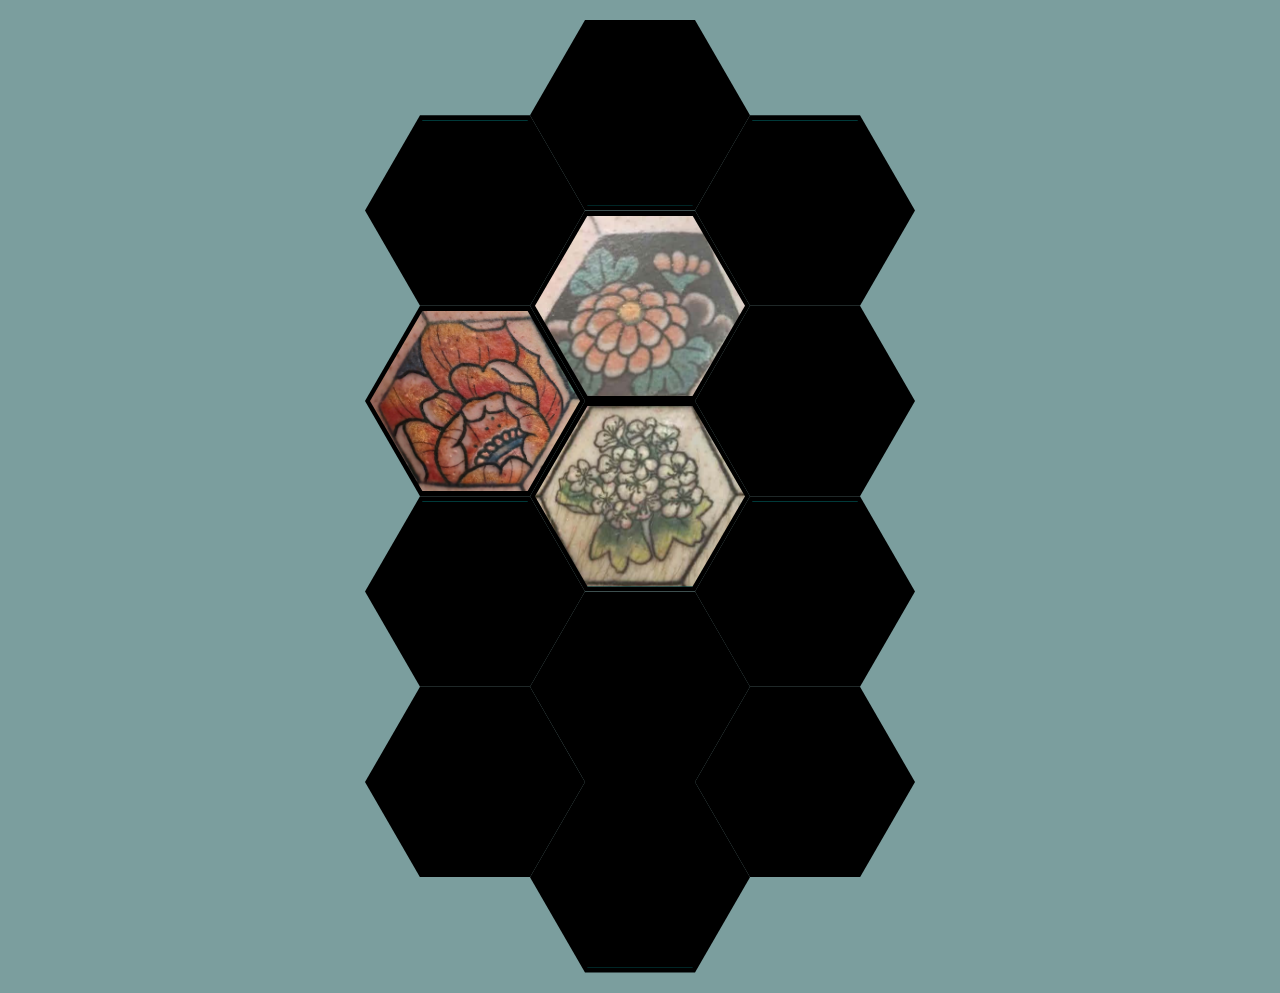
<file: tattoo/leg.html>
<!doctype html>
<html>
  <head>
    <meta charset="utf-8">
    <title></title>
    <meta name="viewport" content="width=device-width, initial-scale=1">
    <link rel="stylesheet" type="text/css" href="hexagons.css">
    <link href='https://fonts.googleapis.com/css?family=Raleway:300' rel='stylesheet' type='text/css'>
  </head>
  <body>
    <ul id="hexGrid">
      <li class="hex">
        <div class="hexIn">
          <a class="hexLink" href="#">
            <!-- <img src="https://farm9.staticflickr.com/8461/8048823381_0fbc2d8efb.jpg" alt="" /> -->
            <h1>It Could Be Anything</h1>
            <p>Maybe More Flowers</p>
          </a>
        </div>
      </li>
      <li class="hex">
        <div class="hexIn">
          <a class="hexLink" href="https://www.instagram.com/teresawen_/">
            <img src="teresa.jpg" alt="" />
            <h1>Teresa Wén</h1>
            <p>Japanese Peony</p>
          </a>
        </div>
      </li>
      <li class="hex">
        <div class="hexIn">
          <a class="hexLink" href="#">
            <!-- <img src="https://farm3.staticflickr.com/2827/10384422264_d9c7299146.jpg" alt="" /> -->
            <h1>It Could Be Anything</h1>
            <p>Maybe More Flowers</p>
          </a>
        </div>
      </li>
      <li class="hex">
        <div class="hexIn">
          <a class="hexLink" href="#">
            <!-- <img src="https://farm7.staticflickr.com/6217/6216951796_e50778255c.jpg" alt="" /> -->
            <h1>It Could Be Anything</h1>
            <p>Maybe More Flowers</p>
          </a>
        </div>
      </li>
      <li class="hex">
        <div class="hexIn">
          <a class="hexLink" href="#">
            <!-- <img src="https://farm7.staticflickr.com/6083/6055581292_d94c2d90e3.jpg" alt="" /> -->
            <h1>It Could Be Anything</h1>
            <p>Maybe More Flowers</p>
          </a>
        </div>
      </li>
      <li class="hex">
        <div class="hexIn">
          <a class="hexLink" href="https://www.instagram.com/claudio_oldswords/">
            <img src="claudio.jpg" alt="" />
            <h1>Claudio Oldswords</h1>
            <p>Chrysanthemum</p>
          </a>
        </div>
      </li>
      <li class="hex">
        <div class="hexIn">
          <a class="hexLink" href="https://www.instagram.com/tira.tattoos/">
            <img src="tira.jpg" alt="" />
            <h1>Tira.Tattoos</h1>
            <p>Hawthorn</p>
          </a>
        </div>
      </li>
      <li class="hex">
        <div class="hexIn">
          <a class="hexLink" href="#">
            <!-- <img src="https://farm4.staticflickr.com/3766/12953056854_b8cdf14f21.jpg" alt="" /> -->
            <h1>It Could Be Anything</h1>
            <p>Maybe More Flowers</p>
          </a>
        </div>
      </li>
      <li class="hex">
        <div class="hexIn">
          <a class="hexLink" href="#">
            <!-- <img src="https://farm7.staticflickr.com/6139/5986939269_10721b8017.jpg" alt="" /> -->
            <h1>It Could Be Anything</h1>
            <p>Maybe More Flowers</p>
          </a>
        </div>
      </li>
      <li class="hex">
        <div class="hexIn">
          <a class="hexLink" href="#">
            <!-- <img src="https://farm4.staticflickr.com/3165/5733278274_2626612c70.jpg" alt="" /> -->
            <h1>It Could Be Anything</h1>
            <p>Maybe More Flowers</p>
          </a>
        </div>
      </li>
      <li class="hex">
        <div class="hexIn">
          <a class="hexLink" href="#">
            <!-- <img src="https://farm8.staticflickr.com/7163/6822904141_50277565c3.jpg" alt="" /> -->
            <h1>It Could Be Anything</h1>
            <p>Maybe More Flowers</p>
          </a>
        </div>
      </li>
      <li class="hex">
        <div class="hexIn">
          <a class="hexLink" href="#">
            <!-- <img src="https://farm4.staticflickr.com/3771/13199704015_72aa535bd7.jpg" alt="" /> -->
            <h1>It Could Be Anything</h1>
            <p>Maybe More Flowers</p>
          </a>
        </div>
      </li>
      <li class="hex">
        <div class="hexIn">
          <a class="hexLink" href="#">
            <!-- <img src="https://farm7.staticflickr.com/6083/6055581292_d94c2d90e3.jpg" alt="" /> -->
            <h1>It Could Be Anything</h1>
            <p>Maybe More Flowers</p>
          </a>
        </div>
      </li>
    </ul>
  </body>
</html>
</file>
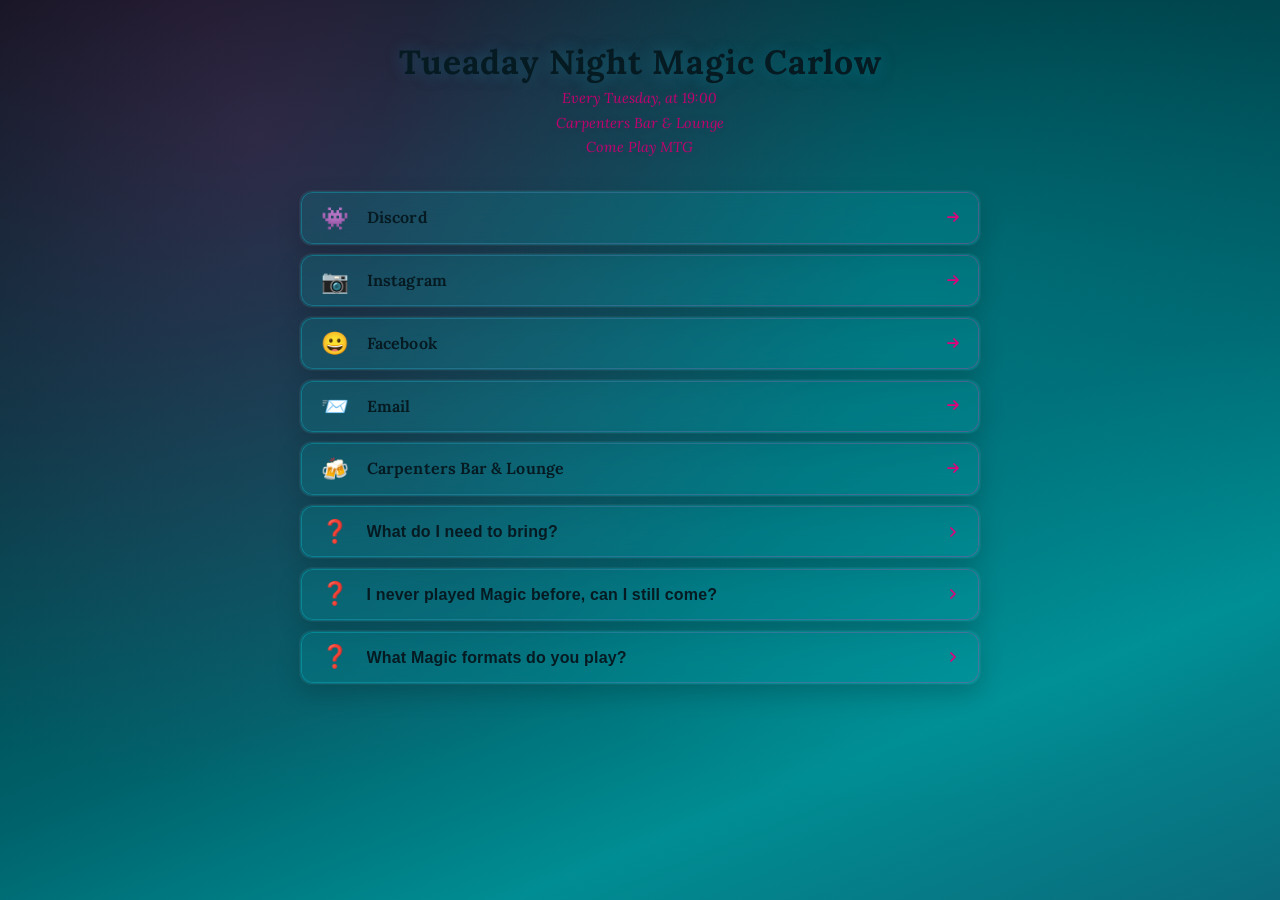
<file: tnm_links/links.html>
<!DOCTYPE html>
<html lang="en">
<head>
  <meta charset="UTF-8" />
  <meta name="viewport" content="width=device-width, initial-scale=1.0" />
  <title>TNM Links Links</title>
  <link rel="preconnect" href="https://fonts.googleapis.com" />
  <link rel="preconnect" href="https://fonts.gstatic.com" crossorigin />
  <link href="https://fonts.googleapis.com/css2?family=Lora:wght@400;500;600;700&display=swap" rel="stylesheet" />
  <link rel="stylesheet" href="style.css" />
</head>
<body>
  <header>
    <h1>Tueaday Night Magic Carlow</h1>
    <p>Every Tuesday, at 19:00</p>
    <p>Carpenters Bar & Lounge</p>
    <p>Come Play MTG</p>
  </header>

  <main id="link-list" aria-label="Link list">
    <p style="color: var(--text-secondary); text-align: center;">Loading&hellip;</p>
  </main>

  <!-- <footer>
    <span>Clone my <a href="https://github.com/BenWGee/bengee-webdev/tree/main">repo</a> to make your own.</span>
  </footer> -->

  <script src="populate-links.js"></script>
</body>
</html>
</file>
<file: banzuke/styles.css>
:root {
    color-scheme: light;
    --page-bg: #efe6d4;
    --panel-bg: rgba(255, 251, 245, 0.94);
    --panel-border: #ccb496;
    --text-main: #2c1e12;
    --text-muted: #6b5642;
    --accent: #9b4d16;
    --accent-deep: #69310c;
    --header-bg: #ead6bd;
    --row-alt: #f8efe2;
    --error-bg: #f8ddd7;
    --error-text: #7c2d12;
    --warning-bg: #fff0c7;
    --warning-text: #7b4e00;
    --code-bg: #2c1e12;
    --code-text: #f7ead6;
    --winning-bg: #dcefd8;
    --winning-text: #1f5e2d;
    --bubble-bg: #ffe8a8;
    --bubble-text: #7a4d00;
    --alive-bg: #dce8fb;
    --alive-text: #1f4f8b;
    --eliminated-bg: #f1ddd8;
    --eliminated-text: #7a2e1f;
}

* {
    box-sizing: border-box;
}

body {
    margin: 0;
    min-height: 100vh;
    font-family: Georgia, "Times New Roman", serif;
    background:
        radial-gradient(circle at top left, rgba(226, 188, 143, 0.72), transparent 28%),
        radial-gradient(circle at right center, rgba(155, 77, 22, 0.12), transparent 24%),
        linear-gradient(180deg, #f6efe4 0%, var(--page-bg) 100%);
    color: var(--text-main);
}

main {
    max-width: 1200px;
    margin: 0 auto;
    padding: 32px 20px 48px;
}

.hero {
    margin-bottom: 28px;
}

.hero-nav,
.top-nav {
    margin-top: 16px;
    display: flex;
    gap: 12px;
    flex-wrap: wrap;
}

.hero-nav a,
.top-nav a {
    display: inline-flex;
    align-items: center;
    padding: 10px 16px;
    border-radius: 999px;
    border: 1px solid rgba(155, 77, 22, 0.3);
    color: var(--accent-deep);
    text-decoration: none;
    background: rgba(255, 251, 245, 0.85);
    font-weight: 700;
}

h1 {
    margin: 0 0 8px;
    font-size: clamp(2rem, 4vw, 3.5rem);
    font-weight: 700;
    letter-spacing: 0.03em;
}

.subtitle {
    margin: 0;
    color: var(--text-muted);
    font-size: 1.05rem;
    max-width: 70ch;
}

.layout {
    display: grid;
    grid-template-columns: minmax(280px, 340px) minmax(0, 1fr);
    gap: 20px;
    align-items: start;
}

.stack {
    display: grid;
    gap: 20px;
}

.panel {
    background: var(--panel-bg);
    border: 1px solid var(--panel-border);
    border-radius: 18px;
    box-shadow: 0 18px 50px rgba(85, 58, 28, 0.08);
    overflow: hidden;
}

.panel-header {
    padding: 18px 20px;
    border-bottom: 1px solid var(--panel-border);
    background: linear-gradient(135deg, rgba(234, 216, 194, 0.65), rgba(255, 253, 248, 0.85));
}

.panel-header p,
.panel-header h2 {
    margin: 0;
}

.panel-header h2 {
    margin-bottom: 6px;
    font-size: 1.2rem;
}

.panel-header p {
    color: var(--text-muted);
    word-break: break-word;
}

.config-panel,
.panel-body {
    padding: 20px;
}

form {
    display: grid;
    gap: 16px;
}

.field-grid {
    display: grid;
    gap: 12px;
}

.field-row {
    display: grid;
    gap: 6px;
}

label {
    font-size: 0.9rem;
    font-weight: 700;
    letter-spacing: 0.03em;
    text-transform: uppercase;
    color: var(--accent-deep);
}

input,
select,
button,
textarea {
    font: inherit;
}

input,
select {
    width: 100%;
    padding: 11px 12px;
    border-radius: 10px;
    border: 1px solid var(--panel-border);
    background: rgba(255, 255, 255, 0.9);
    color: var(--text-main);
}

input:focus,
select:focus {
    outline: 2px solid rgba(155, 77, 22, 0.24);
    border-color: var(--accent);
}

.checkbox-row {
    display: flex;
    align-items: center;
    gap: 10px;
    padding-top: 4px;
}

.checkbox-row input {
    width: 18px;
    height: 18px;
    accent-color: var(--accent);
}

.checkbox-row label {
    font-size: 1rem;
    text-transform: none;
    letter-spacing: 0;
}

.hint {
    margin: 0;
    font-size: 0.9rem;
    color: var(--text-muted);
}

.button-row {
    display: flex;
    gap: 10px;
    flex-wrap: wrap;
}

button {
    border: 0;
    border-radius: 999px;
    padding: 12px 18px;
    background: linear-gradient(135deg, var(--accent), var(--accent-deep));
    color: #fff7ef;
    font-weight: 700;
    cursor: pointer;
}

button:hover {
    filter: brightness(1.04);
}

.meta-grid {
    display: grid;
    gap: 14px;
    grid-template-columns: repeat(auto-fit, minmax(190px, 1fr));
    padding: 20px;
    border-bottom: 1px solid var(--panel-border);
}

.meta-card {
    padding: 14px 16px;
    border: 1px solid rgba(204, 180, 150, 0.6);
    border-radius: 14px;
    background: rgba(255, 250, 243, 0.95);
}

.meta-card strong {
    display: block;
    margin-bottom: 6px;
    color: var(--accent-deep);
}

.meta-card span {
    word-break: break-word;
    color: var(--text-muted);
}

.error,
.warning {
    margin: 20px;
    padding: 14px 16px;
    border-radius: 12px;
}

.error {
    background: var(--error-bg);
    color: var(--error-text);
}

.warning {
    background: var(--warning-bg);
    color: var(--warning-text);
}

.table-shell {
    padding: 20px;
    overflow: auto;
}

table {
    width: max-content;
    min-width: 100%;
    border-collapse: collapse;
    table-layout: auto;
}

th,
td {
    padding: 12px 14px;
    border-bottom: 1px solid rgba(213, 200, 181, 0.8);
    vertical-align: top;
    text-align: left;
}

th {
    background: var(--header-bg);
    font-size: 0.95rem;
    letter-spacing: 0.04em;
    text-transform: uppercase;
    position: sticky;
    top: 0;
}

tbody tr:nth-child(even) {
    background: var(--row-alt);
}

td {
    white-space: nowrap;
}

td.wrap {
    white-space: normal;
    min-width: 220px;
    max-width: 420px;
}

.empty-state {
    padding: 28px 20px;
    color: var(--text-muted);
}

.json-shell {
    padding: 20px;
    border-top: 1px solid var(--panel-border);
    background: rgba(247, 240, 231, 0.9);
}

.json-shell h3 {
    margin: 0 0 12px;
    font-size: 1rem;
    letter-spacing: 0.04em;
    text-transform: uppercase;
    color: var(--accent-deep);
}

pre {
    margin: 0;
    padding: 16px;
    overflow: auto;
    border-radius: 14px;
    background: var(--code-bg);
    color: var(--code-text);
    line-height: 1.45;
}

.endpoint-list,
.hint-list {
    margin: 0;
    padding-left: 20px;
    color: var(--text-muted);
    display: grid;
    gap: 6px;
}

.rikishi {
    display: grid;
    gap: 2px;
}

.rank {
    color: var(--text-muted);
    font-size: 0.92rem;
}

.record {
    font-size: 0.92rem;
    font-weight: 700;
    display: inline-flex;
    align-items: center;
    width: fit-content;
    margin-top: 2px;
    padding: 3px 8px;
    border-radius: 999px;
}

.record-note {
    color: var(--text-muted);
    font-size: 0.86rem;
}

.record-winning {
    background: var(--winning-bg);
    color: var(--winning-text);
}

.record-bubble {
    background: var(--bubble-bg);
    color: var(--bubble-text);
}

.record-alive {
    background: var(--alive-bg);
    color: var(--alive-text);
}

.record-eliminated {
    background: var(--eliminated-bg);
    color: var(--eliminated-text);
}

.winner {
    font-weight: 700;
    color: var(--accent-deep);
}

.spoiler-off {
    color: var(--text-muted);
    font-style: italic;
}

.hidden {
    display: none;
}

@media (max-width: 700px) {
    main {
        padding: 20px 14px 32px;
    }

    .layout {
        grid-template-columns: 1fr;
    }

    th,
    td {
        padding: 10px 12px;
        font-size: 0.92rem;
    }

    td.wrap {
        min-width: 180px;
        max-width: 280px;
    }
}
</file>
<file: new-trees/index.css>
body {
    font-family: 'Cormorant', serif;
}

h1 {
    display: inline-block;
    font-weight: 400;
    margin: 0;
    margin-right: 32px;
}

.links {
    display: inline-block;
}

.links li{
    display: inline-block;
}

.links a {
    font-size: 20px;
    text-decoration: none;
    color: black;
    margin: 0 8px;
}

.links ul {
    padding: 0;
}
.navbar {
    margin: 32px;
}

a.active {
    border-bottom: 1px solid black;
}
.card {
    width: 49%;
    display: inline-block;
    box-sizing: border-box;
    padding: 16px;
}

.card img {
  width: 100%;
  height: auto;
  object-fit: unset; /* or just delete object-fit entirely */
}

.card img:hover {
    opacity: 0.9;
}

.card h2 {
    display: inline-block;
    margin: 8px 0 16px 0;
    font-weight: 300;
}

.gallery {
    padding: 16px;
}

.about {
    width: 30%;
    min-width: 600px;
    margin: 100px 0 100px 200px;

}

.about h3{
    font-size: 40px;
    font-weight: 300;
}

.contact div {
    margin-top: 100px;
}

.contact p {
    margin: 0;
    font-size: 20px;
}

.cta {
    border-bottom: 1px solid black;
    display: inline-block;
    padding-bottom: 8px;
    margin-top: 0;
}

@media only screen and (max-width: 1024px) {
    .card {
        width: 100%;
    }

    .about {
        margin: 100px 0 100px 100px;
    }
}

@media only screen and (max-width: 768px) {
    .card {
        padding: 0;
    }

    .gallery {
        padding: 8px;
    }

    .about {
        margin: 100px auto;
        min-width: 500px;
    }
}
</file>
<file: styles/link_style/main.css>
/*
 * main.css
 *
 * Structural styles for the link-tree page: layout, typography, and
 * component rules. Color values (--surface, --accent, etc.) and the
 * body background gradient are NOT defined here — they are injected at
 * runtime by populate-links.js as a <style id="dynamic-theme"> element,
 * derived from the "theme" field in links/link_lookup.json.
 *
 * Structure:
 *   1. Reset
 *   2. Global tokens (non-color)
 *   3. Page layout
 *   4. Header & footer
 *   5. Link list container
 *   6. Link card — shared
 *   7. Link card — URL variant
 *   8. Link card — text / expandable variant
 *   9. Error message
 */

/* ==========================================================================
   1. Reset
   ========================================================================== */

*, *::before, *::after {
  box-sizing: border-box;
  margin: 0;
  padding: 0;
}

/* ==========================================================================
   2. Global tokens (non-color)
   ========================================================================== */

:root {
  --radius: 12px;       /* card corner radius */
  --transition: 150ms ease;
}

/* ==========================================================================
   3. Page layout
   ========================================================================== */

html {
  height: 100%;
}

body {
  min-height: 100%;
  background-attachment: fixed; /* gradient stays fixed while content scrolls */
  color: var(--text-primary);
  font-family: "Lora", Georgia, "Times New Roman", serif;
  display: flex;
  flex-direction: column;
  align-items: center;
  padding: 2.5rem 1rem;
}

/* ==========================================================================
   4. Header & footer
   ========================================================================== */

header {
  text-align: center;
  margin-bottom: 2.2rem;
}

header h1 {
  font-size: clamp(1.5rem, 4vw, 2.1rem);
  font-weight: 700;
  letter-spacing: 0.01em;
  color: var(--text-primary);
}

header p {
  color: var(--text-secondary);
  margin-top: 0.4rem;
  font-size: 0.9rem;
  font-style: italic;
}

footer {
  margin-top: auto; /* pushes footer to the bottom of the flex column */
  padding-top: 2rem;
  color: var(--text-secondary);
  font-size: 0.8rem;
  font-style: italic;
}

/* ==========================================================================
   5. Link list container
   ========================================================================== */

#link-list {
  width: 100%;
  max-width: 680px;
  display: flex;
  flex-direction: column;
  gap: 0.6rem;
}

/* ==========================================================================
   6. Link card — shared base styles
   ========================================================================== */

.link-card {
  display: flex;
  align-items: center;
  gap: 1rem;
  padding: 0.9rem 1.1rem;
  background: var(--surface);
  backdrop-filter: blur(10px);         /* frosted-glass effect */
  -webkit-backdrop-filter: blur(10px);
  border: 1px solid var(--border);
  border-radius: var(--radius);
  text-decoration: none;
  color: var(--text-primary);
  transition:
    background var(--transition),
    border-color var(--transition),
    box-shadow var(--transition),
    transform var(--transition);
  cursor: pointer;
  overflow: hidden;
}

.link-card:hover,
.link-card:focus-visible {
  background: var(--surface-hover);
  border-color: var(--accent);
  box-shadow: 0 0 0 3px var(--accent-glow); /* soft focus ring */
  transform: translateY(-1px);
  outline: none;
}

.link-card:active {
  transform: translateY(0);
}

/* Icon — emoji, image, or fallback initial letter */
.link-icon {
  font-size: 1.4rem;
  line-height: 1;
  flex-shrink: 0;
  width: 2rem;
  text-align: center;
  display: flex;
  align-items: center;
  justify-content: center;
}

.link-icon img {
  width: 1.5rem;
  height: 1.5rem;
  object-fit: contain;
  border-radius: 4px;
}

/* Title — fills remaining horizontal space and truncates with ellipsis */
.link-title {
  flex: 1;
  font-size: 1rem;
  font-weight: 500;
  white-space: nowrap;
  overflow: hidden;
  text-overflow: ellipsis;
  min-width: 0; /* needed for flex children to respect text-overflow */
}

/* Arrow / chevron indicator */
.link-arrow {
  flex-shrink: 0;
  color: var(--text-secondary);
  transition: color var(--transition), transform var(--transition);
  line-height: 1;
}

.link-card:hover .link-arrow,
.link-card:focus-visible .link-arrow {
  color: var(--accent);
  transform: translateX(3px); /* subtle rightward nudge on hover */
}

/* ==========================================================================
   7. Link card — URL variant  (<a> element, no extra styles needed)
   ========================================================================== */

/* ==========================================================================
   8. Link card — text / expandable variant  (<button> element)
   ========================================================================== */

button.link-card {
  width: 100%;       /* buttons don't stretch to fill their parent by default */
  font: inherit;     /* browsers apply their own font to <button>; undo that */
  text-align: left;
  flex-wrap: wrap;   /* allows the expand panel to occupy its own row */
}

/* Expand panel — sits in the flex row but wraps to a new line (flex-basis: 100%) */
.link-text-panel {
  flex-basis: 100%;
  padding-top: 0.6rem;
}

.link-text-content {
  font-size: 0.9rem;
  color: var(--text-secondary);
  white-space: pre-wrap; /* preserves line breaks in content text */
}

/* ==========================================================================
   9. Error message
   ========================================================================== */

#error-msg {
  color: #e07050;
  text-align: center;
  max-width: 480px;
  padding: 1rem;
  background: rgba(224, 112, 80, 0.1);
  border: 1px solid rgba(224, 112, 80, 0.3);
  border-radius: var(--radius);
}
</file>
<file: sumo/styles.css>
:root {
    color-scheme: light;
    --page-bg: #efe6d4;
    --panel-bg: rgba(255, 251, 245, 0.94);
    --panel-border: #ccb496;
    --text-main: #2c1e12;
    --text-muted: #6b5642;
    --accent: #9b4d16;
    --accent-deep: #69310c;
    --header-bg: #ead6bd;
    --row-alt: #f8efe2;
    --error-bg: #f8ddd7;
    --error-text: #7c2d12;
    --warning-bg: #fff0c7;
    --warning-text: #7b4e00;
    --code-bg: #2c1e12;
    --code-text: #f7ead6;
    --winning-bg: #dcefd8;
    --winning-text: #1f5e2d;
    --bubble-bg: #ffe8a8;
    --bubble-text: #7a4d00;
    --alive-bg: #dce8fb;
    --alive-text: #1f4f8b;
    --eliminated-bg: #f1ddd8;
    --eliminated-text: #7a2e1f;
}

* {
    box-sizing: border-box;
}

body {
    margin: 0;
    min-height: 100vh;
    font-family: Georgia, "Times New Roman", serif;
    background:
        radial-gradient(circle at top left, rgba(226, 188, 143, 0.72), transparent 28%),
        radial-gradient(circle at right center, rgba(155, 77, 22, 0.12), transparent 24%),
        linear-gradient(180deg, #f6efe4 0%, var(--page-bg) 100%);
    color: var(--text-main);
}

main {
    max-width: 1200px;
    margin: 0 auto;
    padding: 32px 20px 48px;
}

.hero {
    margin-bottom: 28px;
}

.hero-nav,
.top-nav {
    margin-top: 16px;
    display: flex;
    gap: 12px;
    flex-wrap: wrap;
}

.hero-nav a,
.top-nav a {
    display: inline-flex;
    align-items: center;
    padding: 10px 16px;
    border-radius: 999px;
    border: 1px solid rgba(155, 77, 22, 0.3);
    color: var(--accent-deep);
    text-decoration: none;
    background: rgba(255, 251, 245, 0.85);
    font-weight: 700;
}

h1 {
    margin: 0 0 8px;
    font-size: clamp(2rem, 4vw, 3.5rem);
    font-weight: 700;
    letter-spacing: 0.03em;
}

.subtitle {
    margin: 0;
    color: var(--text-muted);
    font-size: 1.05rem;
    max-width: 70ch;
}

.layout {
    display: grid;
    grid-template-columns: minmax(280px, 340px) minmax(0, 1fr);
    gap: 20px;
    align-items: start;
}

.stack {
    display: grid;
    gap: 20px;
}

.panel {
    background: var(--panel-bg);
    border: 1px solid var(--panel-border);
    border-radius: 18px;
    box-shadow: 0 18px 50px rgba(85, 58, 28, 0.08);
    overflow: hidden;
}

.panel-header {
    padding: 18px 20px;
    border-bottom: 1px solid var(--panel-border);
    background: linear-gradient(135deg, rgba(234, 216, 194, 0.65), rgba(255, 253, 248, 0.85));
}

.panel-header p,
.panel-header h2 {
    margin: 0;
}

.panel-header h2 {
    margin-bottom: 6px;
    font-size: 1.2rem;
}

.panel-header p {
    color: var(--text-muted);
    word-break: break-word;
}

.config-panel,
.panel-body {
    padding: 20px;
}

form {
    display: grid;
    gap: 16px;
}

.field-grid {
    display: grid;
    gap: 12px;
}

.field-row {
    display: grid;
    gap: 6px;
}

label {
    font-size: 0.9rem;
    font-weight: 700;
    letter-spacing: 0.03em;
    text-transform: uppercase;
    color: var(--accent-deep);
}

input,
select,
button,
textarea {
    font: inherit;
}

input,
select {
    width: 100%;
    padding: 11px 12px;
    border-radius: 10px;
    border: 1px solid var(--panel-border);
    background: rgba(255, 255, 255, 0.9);
    color: var(--text-main);
}

input:focus,
select:focus {
    outline: 2px solid rgba(155, 77, 22, 0.24);
    border-color: var(--accent);
}

.checkbox-row {
    display: flex;
    align-items: center;
    gap: 10px;
    padding-top: 4px;
}

.checkbox-row input {
    width: 18px;
    height: 18px;
    accent-color: var(--accent);
}

.checkbox-row label {
    font-size: 1rem;
    text-transform: none;
    letter-spacing: 0;
}

.hint {
    margin: 0;
    font-size: 0.9rem;
    color: var(--text-muted);
}

.button-row {
    display: flex;
    gap: 10px;
    flex-wrap: wrap;
}

button {
    border: 0;
    border-radius: 999px;
    padding: 12px 18px;
    background: linear-gradient(135deg, var(--accent), var(--accent-deep));
    color: #fff7ef;
    font-weight: 700;
    cursor: pointer;
}

button:hover {
    filter: brightness(1.04);
}

.meta-grid {
    display: grid;
    gap: 14px;
    grid-template-columns: repeat(auto-fit, minmax(190px, 1fr));
    padding: 20px;
    border-bottom: 1px solid var(--panel-border);
}

.meta-card {
    padding: 14px 16px;
    border: 1px solid rgba(204, 180, 150, 0.6);
    border-radius: 14px;
    background: rgba(255, 250, 243, 0.95);
}

.meta-card strong {
    display: block;
    margin-bottom: 6px;
    color: var(--accent-deep);
}

.meta-card span {
    word-break: break-word;
    color: var(--text-muted);
}

.error,
.warning {
    margin: 20px;
    padding: 14px 16px;
    border-radius: 12px;
}

.error {
    background: var(--error-bg);
    color: var(--error-text);
}

.warning {
    background: var(--warning-bg);
    color: var(--warning-text);
}

.table-shell {
    padding: 20px;
    overflow: auto;
}

table {
    width: max-content;
    min-width: 100%;
    border-collapse: collapse;
    table-layout: auto;
}

th,
td {
    padding: 12px 14px;
    border-bottom: 1px solid rgba(213, 200, 181, 0.8);
    vertical-align: top;
    text-align: left;
}

th {
    background: var(--header-bg);
    font-size: 0.95rem;
    letter-spacing: 0.04em;
    text-transform: uppercase;
    position: sticky;
    top: 0;
}

tbody tr:nth-child(even) {
    background: var(--row-alt);
}

td {
    white-space: nowrap;
}

td.wrap {
    white-space: normal;
    min-width: 220px;
    max-width: 420px;
}

.empty-state {
    padding: 28px 20px;
    color: var(--text-muted);
}

.json-shell {
    padding: 20px;
    border-top: 1px solid var(--panel-border);
    background: rgba(247, 240, 231, 0.9);
}

.json-shell h3 {
    margin: 0 0 12px;
    font-size: 1rem;
    letter-spacing: 0.04em;
    text-transform: uppercase;
    color: var(--accent-deep);
}

pre {
    margin: 0;
    padding: 16px;
    overflow: auto;
    border-radius: 14px;
    background: var(--code-bg);
    color: var(--code-text);
    line-height: 1.45;
}

.endpoint-list,
.hint-list {
    margin: 0;
    padding-left: 20px;
    color: var(--text-muted);
    display: grid;
    gap: 6px;
}

.rikishi {
    display: grid;
    gap: 2px;
}

.rank {
    color: var(--text-muted);
    font-size: 0.92rem;
}

.record {
    font-size: 0.92rem;
    font-weight: 700;
    display: inline-flex;
    align-items: center;
    width: fit-content;
    margin-top: 2px;
    padding: 3px 8px;
    border-radius: 999px;
}

.record-note {
    color: var(--text-muted);
    font-size: 0.86rem;
}

.record-winning {
    background: var(--winning-bg);
    color: var(--winning-text);
}

.record-bubble {
    background: var(--bubble-bg);
    color: var(--bubble-text);
}

.record-alive {
    background: var(--alive-bg);
    color: var(--alive-text);
}

.record-eliminated {
    background: var(--eliminated-bg);
    color: var(--eliminated-text);
}

.winner {
    font-weight: 700;
    color: var(--accent-deep);
}

.spoiler-off {
    color: var(--text-muted);
    font-style: italic;
}

.hidden {
    display: none;
}

@media (max-width: 700px) {
    main {
        padding: 20px 14px 32px;
    }

    .layout {
        grid-template-columns: 1fr;
    }

    th,
    td {
        padding: 10px 12px;
        font-size: 0.92rem;
    }

    td.wrap {
        min-width: 180px;
        max-width: 280px;
    }
}
</file>
<file: tattoo/hexagons.css>
* {
  margin: 0;
  padding: 0;
}
body {
  background: rgb(123, 158, 158);
}

/* Flat-top hexagons laid out as 3 columns of 4, 5, 4 (13 total).
   --w is the hex width; height of a flat-top hex is w * 0.866. */
#hexGrid {
  --w: min(34vw, 220px);
  --h: calc(var(--w) * 0.866025);
  --gap: 0px;
  --line: 5px; /* half the visible border; neighbours double it */
  position: relative;
  width: calc(var(--w) * 2.5 + var(--gap) * 2);
  height: calc(var(--h) * 5 + var(--gap) * 4);
  margin: 20px auto;
  font-family: 'Raleway', sans-serif;
  font-size: 15px;
  list-style-type: none;
}

.hex {
  position: absolute;
  width: var(--w);
  height: var(--h);
  /* default: middle column, left offset set below */
  left: calc(var(--w) * 0.75 + var(--gap));
  /* black hexagon behind the image forms the border */
  background: #000;
  clip-path: polygon(25% 0, 75% 0, 100% 50%, 75% 100%, 25% 100%, 0 50%);
}
.hexIn {
  position: absolute;
  inset: var(--line);
  overflow: hidden;
  /* flat edge on top and bottom */
  clip-path: polygon(25% 0, 75% 0, 100% 50%, 75% 100%, 25% 100%, 0 50%);
}
.hexLink {
  display: block;
  position: relative;
  width: 100%;
  height: 100%;
  text-align: center;
  color: #fff;
  overflow: hidden;
}

/*** HEX CONTENT **********************************************************************/
.hex img {
  position: absolute;
  inset: 0;
  width: 100%;
  height: 100%;
  object-fit: cover;
}

.hex h1, .hex p {
  position: absolute;
  left: 0;
  width: 100%;
  height: 50%;
  padding: 5%;
  box-sizing: border-box;
  background-color: rgba(0, 128, 128, 0.8);
  font-weight: 300;
  overflow: hidden;
  transition: transform .2s ease-out, opacity .3s ease-out;
}
.hex h1 {
  bottom: 50%;
  font-size: 1.2em;
  line-height: 1.15;
  z-index: 1;
  /* the hex narrows toward the top, so keep text in the wide lower part,
     inset from the sides, and let it wrap onto multiple lines */
  display: flex;
  align-items: flex-end;
  justify-content: center;
  padding: 0 18% 4%;
  white-space: normal;
  overflow-wrap: anywhere;
  transform: translate3d(0, -100%, 0);
}
.hex p {
  top: 50%;
  font-size: 0.7em;
  transform: translate3d(0, 100%, 0);
}

/*** HOVER EFFECT  **********************************************************************/
.hexLink:hover h1, .hexLink:focus h1,
.hexLink:hover p, .hexLink:focus p {
  transform: translate3d(0, 0, 0);
}

/*** POSITIONING: columns of 4 (left), 5 (middle), 4 (right) ***************************/
/* left column: hexes 1-4, shifted down half a hex */
.hex:nth-child(-n+4) {
  left: 0;
  top: calc((var(--h) + var(--gap)) * (var(--i) + 0.5));
}
/* middle column: hexes 5-9 */
.hex:nth-child(n+5):nth-child(-n+9) {
  top: calc((var(--h) + var(--gap)) * var(--i));
}
/* right column: hexes 10-13, shifted down half a hex */
.hex:nth-child(n+10) {
  left: calc(var(--w) * 1.5 + var(--gap) * 2);
  top: calc((var(--h) + var(--gap)) * (var(--i) + 0.5));
}

/* row index within each column */
.hex:nth-child(1), .hex:nth-child(5), .hex:nth-child(10) { --i: 0; }
.hex:nth-child(2), .hex:nth-child(6), .hex:nth-child(11) { --i: 1; }
.hex:nth-child(3), .hex:nth-child(7), .hex:nth-child(12) { --i: 2; }
.hex:nth-child(4), .hex:nth-child(8), .hex:nth-child(13) { --i: 3; }
.hex:nth-child(9) { --i: 4; }

@media (max-width: 400px) {
  #hexGrid {
    font-size: 13px;
  }
}
</file>
<file: tnm_links/style.css>
/* --- Keep your existing base styles --- */

*, *::before, *::after {
  box-sizing: border-box;
  margin: 0;
  padding: 0;
}

:root {
  --surface: rgba(0, 140, 150, 0.58);          /* teal fill */
  --surface-hover: rgba(255, 47, 176, 0.16);  /* pink-dominant hover fill */

  --border: rgba(255, 47, 176, 0.30);
  --border-strong: rgba(255, 47, 176, 0.65);

  --text-primary: #e9fbff;
  --text-secondary: #ff58c7;
  --accent: #ff2fb0;
  --accent-glow: rgba(255, 47, 176, 0.35);

  --radius: 12px;
  --transition: 150ms ease;
}

@media (prefers-color-scheme: light) {
  :root {
    --surface: rgba(0, 170, 180, 0.20);
    --surface-hover: rgba(255, 47, 176, 0.10);

    --border: rgba(255, 47, 176, 0.28);
    --border-strong: rgba(255, 47, 176, 0.40);

    --text-primary: #061a22;
    --text-secondary: #c4006f;
    --accent: #ff2fb0;
    --accent-glow: rgba(255, 63, 154, 0.22);
  }
}

html { height: 100%; }

body {
  min-height: 100%;
  background:
    radial-gradient(1200px circle at 20% 15%, rgba(255, 47, 176, 0.18) 0%, rgba(255, 47, 176, 0) 55%),
    radial-gradient(900px circle at 70% 30%, rgba(0, 220, 230, 0.22) 0%, rgba(0, 220, 230, 0) 60%),
    linear-gradient(158deg,
      #001317 0%,
      #00373f 30%,
      #00616a 58%,
      #008d93 78%,
      #0b6a7b 100%
    );
  background-attachment: fixed;

  color: var(--text-primary);
  font-family: "Lora", Georgia, "Times New Roman", serif;
  display: flex;
  flex-direction: column;
  align-items: center;
  padding: 2.5rem 1rem;
}

header {
  text-align: center;
  margin-bottom: 2.2rem;
}

header h1 {
  font-size: clamp(1.5rem, 4vw, 2.1rem);
  font-weight: 800;
  letter-spacing: 0.02em;
  color: var(--text-primary);
  text-shadow:
    0 0 18px rgba(0, 220, 230, 0.25),
    0 0 40px rgba(255, 47, 176, 0.10);
}

header p {
  color: var(--text-secondary);
  margin-top: 0.4rem;
  font-size: 0.9rem;
  font-style: italic;
  text-shadow: 0 0 14px rgba(255, 47, 176, 0.16);
}

/* --- Links list --- */
#link-list {
  width: 100%;
  max-width: 680px;
  display: flex;
  flex-direction: column;
  gap: 0.6rem;
}

/* --- Card base --- */
.link-card {
  position: relative; /* for ::before / ::after */
  display: flex;
  align-items: center;
  gap: 1rem;
  padding: 0.9rem 1.1rem;

  background: var(--surface);
  backdrop-filter: blur(12px);
  -webkit-backdrop-filter: blur(12px);

  border-radius: var(--radius);
  text-decoration: none;
  color: var(--text-primary);

  transition:
    transform var(--transition),
    filter 220ms ease,
    background 220ms ease,
    border-color 220ms ease,
    box-shadow 220ms ease;

  overflow: hidden;
  cursor: pointer;

  /* subtle default lift */
  box-shadow:
    0 10px 25px rgba(0, 0, 0, 0.18),
    0 0 0 1px rgba(255, 255, 255, 0.05);
  border: 1px solid rgba(255,255,255,0.02);
}

/* Gradient border / rim light */
.link-card::before {
  content: "";
  position: absolute;
  inset: 0;
  border-radius: var(--radius);
  padding: 1px; /* controls border thickness */

  background: linear-gradient(
    135deg,
    rgba(0, 220, 230, 0.55),
    rgba(255, 47, 176, 0.55)
  );

  /* mask so only the border shows */
  -webkit-mask:
    linear-gradient(#000 0 0) content-box,
    linear-gradient(#000 0 0);
  -webkit-mask-composite: xor;
  mask-composite: exclude;

  opacity: 0.55;
  transition:
    opacity 220ms ease,
    filter 220ms ease,
    transform 220ms ease;
  pointer-events: none;
}

/* Animated shine sweep (disabled by default; enabled on hover) */
.link-card::after {
  content: "";
  position: absolute;
  inset: -40% -60%;
  background: linear-gradient(
    90deg,
    rgba(255, 47, 176, 0) 0%,
    rgba(255, 47, 176, 0.22) 35%,
    rgba(0, 220, 230, 0.28) 55%,
    rgba(255, 47, 176, 0) 100%
  );
  transform: translateX(-30%) rotate(8deg);
  opacity: 0;
  transition: opacity 200ms ease;
  pointer-events: none;
}

/* Hover/focus */
.link-card:hover,
.link-card:focus-visible {
  transform: translateY(-1px);

  background: var(--surface-hover); /* pink-dominant hover fill */
  border-color: var(--border-strong);

  /* strong neon glow */
  box-shadow:
    0 0 0 3px rgba(255, 47, 176, 0.22),
    0 0 40px rgba(0, 220, 230, 0.18),
    0 0 65px rgba(255, 47, 176, 0.18);

  filter: saturate(1.25);
}

.link-card:hover::before,
.link-card:focus-visible::before {
  opacity: 1;
  filter: saturate(1.35);
  transform: scale(1.01);
}

.link-card:hover::after,
.link-card:focus-visible::after {
  opacity: 1;
  animation: linkShine 700ms ease-out both;
}

@keyframes linkShine {
  0% { transform: translateX(-30%) rotate(8deg); }
  100% { transform: translateX(30%) rotate(8deg); }
}

.link-card:active {
  transform: translateY(0);
}

/* --- Icon --- */
.link-icon {
  font-size: 1.4rem;
  line-height: 1;
  flex-shrink: 0;
  width: 2rem;
  text-align: center;
  display: flex;
  align-items: center;
  justify-content: center;
}

.link-icon img {
  width: 1.5rem;
  height: 1.5rem;
  object-fit: contain;
  border-radius: 4px;
  filter: saturate(1.3) contrast(1.05);
  transition: transform var(--transition), filter var(--transition);
}

.link-card:hover .link-icon img,
.link-card:focus-visible .link-icon img {
  transform: scale(1.05);
  filter: saturate(1.6) contrast(1.05) drop-shadow(0 0 12px rgba(255, 47, 176, 0.25));
}

/* --- Title --- */
.link-title {
  flex: 1;
  font-size: 1rem;
  font-weight: 650;
  letter-spacing: 0.01em;
  display: block;
  line-height: 1.2;
  padding-top: 0.02em;
  padding-bottom: 0.02em;
  line-height: 1.1;
  white-space: nowrap;
  overflow: hidden;
  text-overflow: ellipsis;
  min-width: 0;
}

/* Optional: prevent icon from shrinking and affecting layout */
.link-icon {
  flex-shrink: 0;
}

/* --- Arrow --- */
.link-arrow {
  flex-shrink: 0;
  color: var(--text-secondary);
  transition:
    color var(--transition),
    transform var(--transition),
    filter var(--transition);
  line-height: 1;
  filter: saturate(1.2);
}

.link-card:hover .link-arrow,
.link-card:focus-visible .link-arrow {
  color: var(--accent);
  transform: translateX(3px);
  filter: saturate(1.5);
}

/* --- Error --- */
#error-msg {
  color: #ff3db9;
  text-align: center;
  max-width: 480px;
  padding: 1rem;

  background: rgba(255, 47, 176, 0.16);
  border: 1px solid rgba(255, 47, 176, 0.35);

  border-radius: var(--radius);
  box-shadow: 0 0 25px rgba(255, 47, 176, 0.18);
}

footer {
  margin-top: auto;
  padding-top: 2rem;
  color: var(--text-secondary);
  font-size: 0.8rem;
  font-style: italic;
  text-shadow: 0 0 14px rgba(255, 47, 176, 0.14);
}

/* Text block card */
.link-card--text {
  width: 100%;
  text-align: left; /* makes it feel like a block */
  /* ensure the button uses the same visual style */
  border-radius: var(--radius);
}

.link-card--text .link-title {
  /* keep the title from clipping; it's just the header row */
  line-height: 1.2;
}

/* Expand/collapse panel */
.link-text-panel {
  width: 100%;
  margin-top: 0.6rem;
  padding-top: 0.6rem;
  border-top: 1px solid rgba(255, 47, 176, 0.18);

  /* allow normal text flow when shown */
}

.link-text-content {
  color: var(--text-primary);
  font-size: 0.95rem;
  line-height: 1.35;
  white-space: normal;
}

/* Move the arrow closer to the title baseline */
.link-arrow--chevron {
  transform: translateY(1px);
}
</file>
